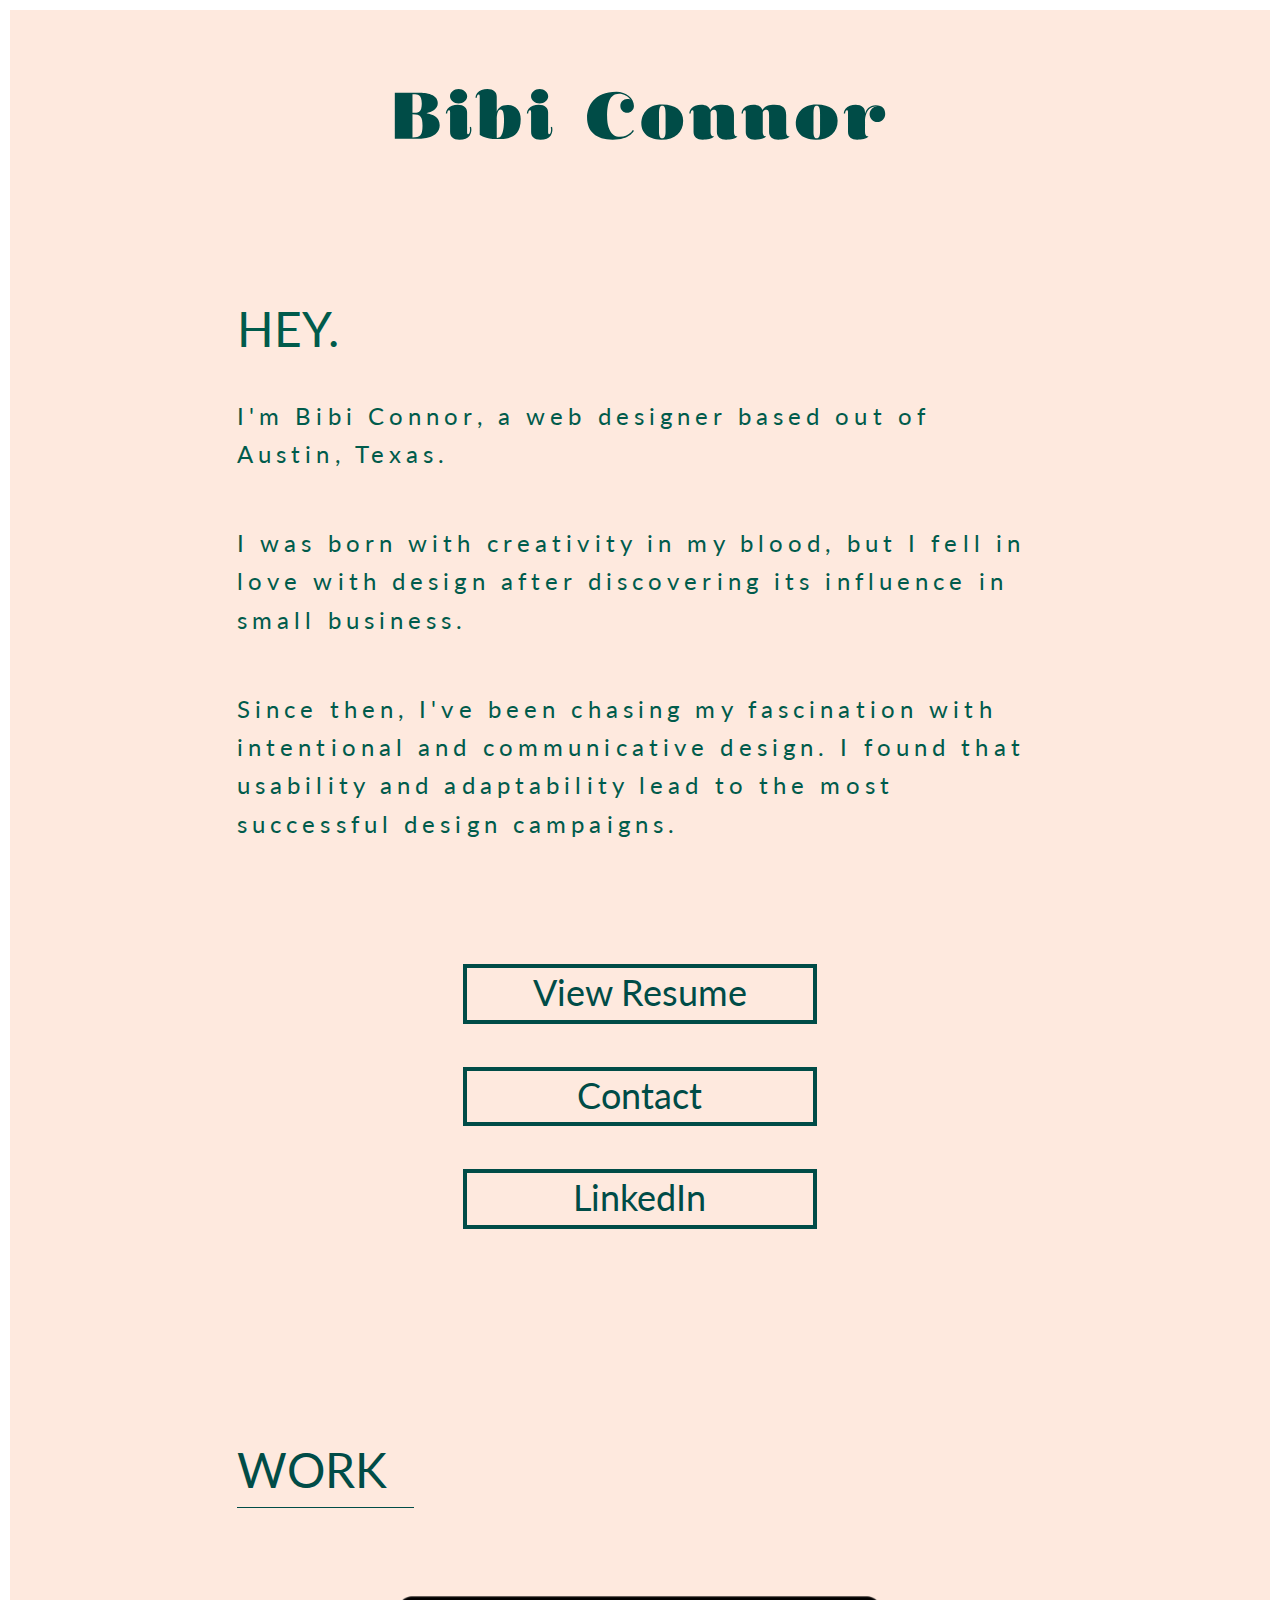
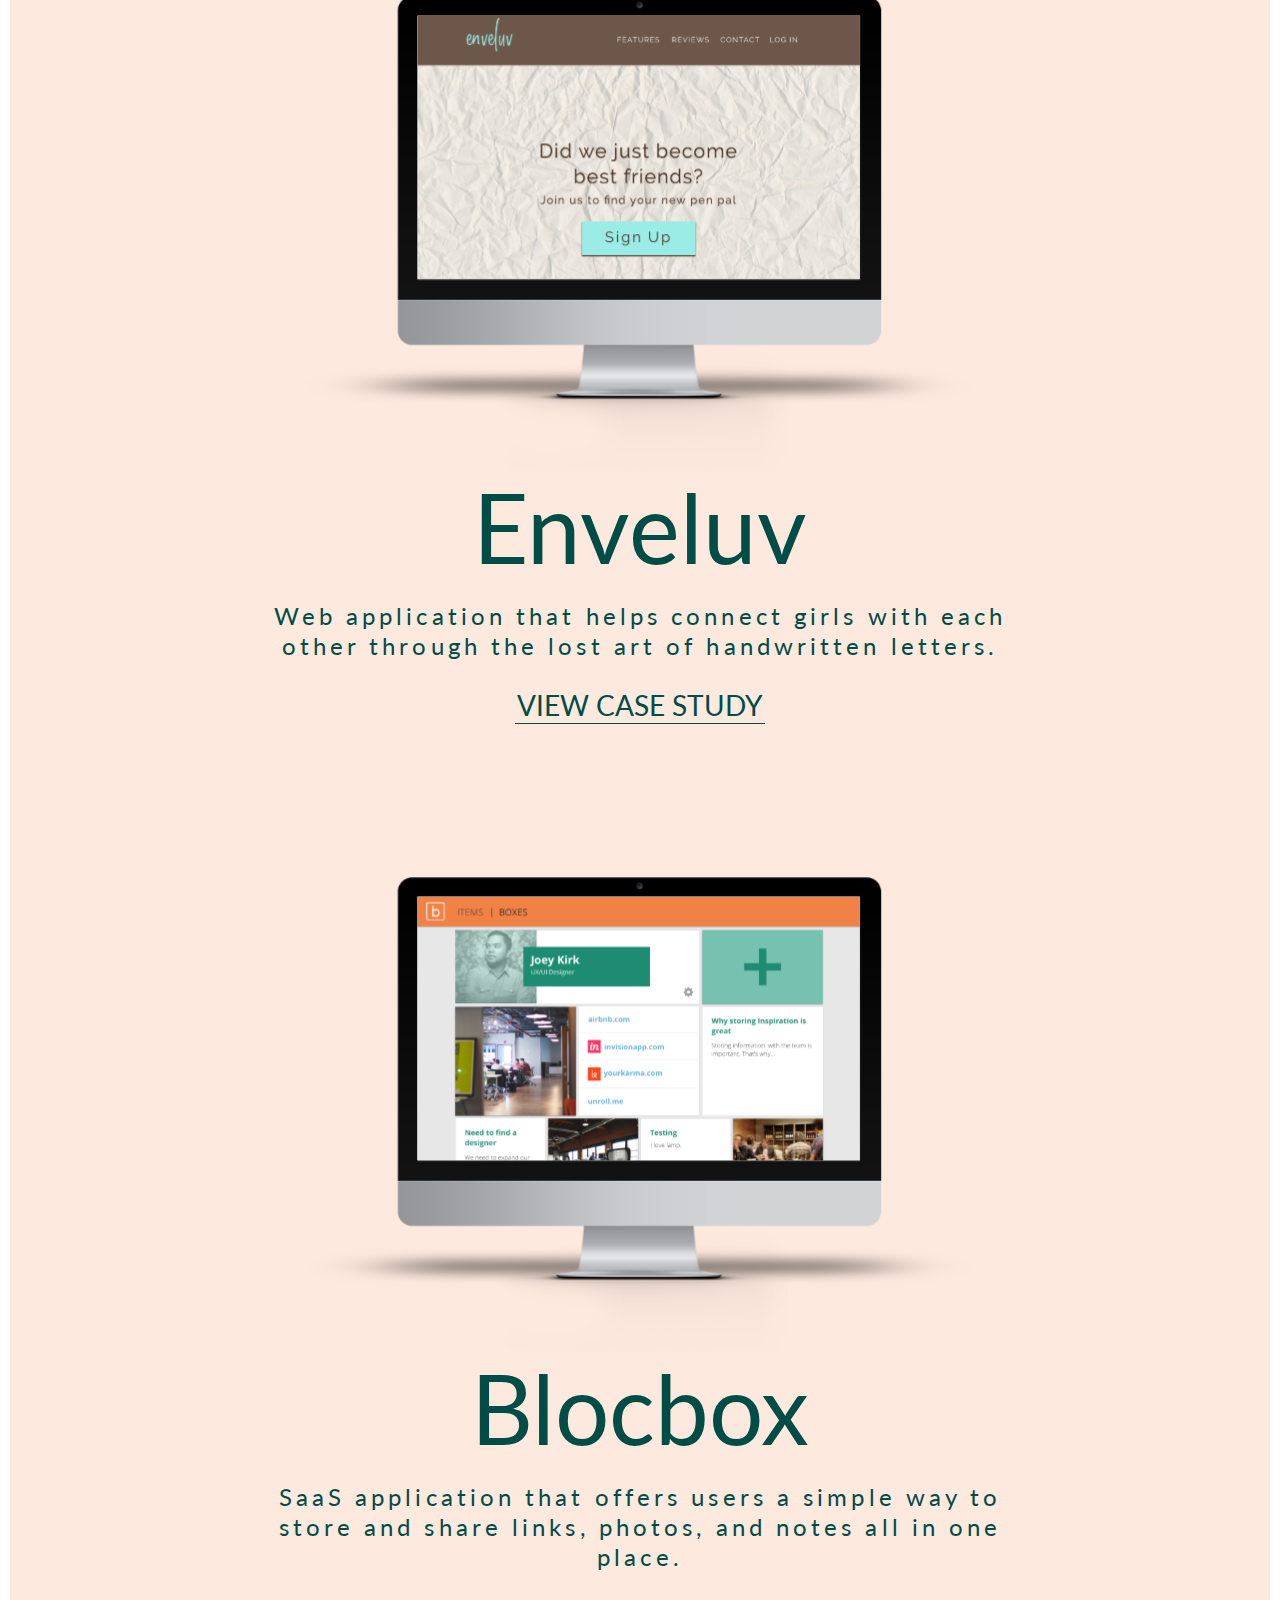
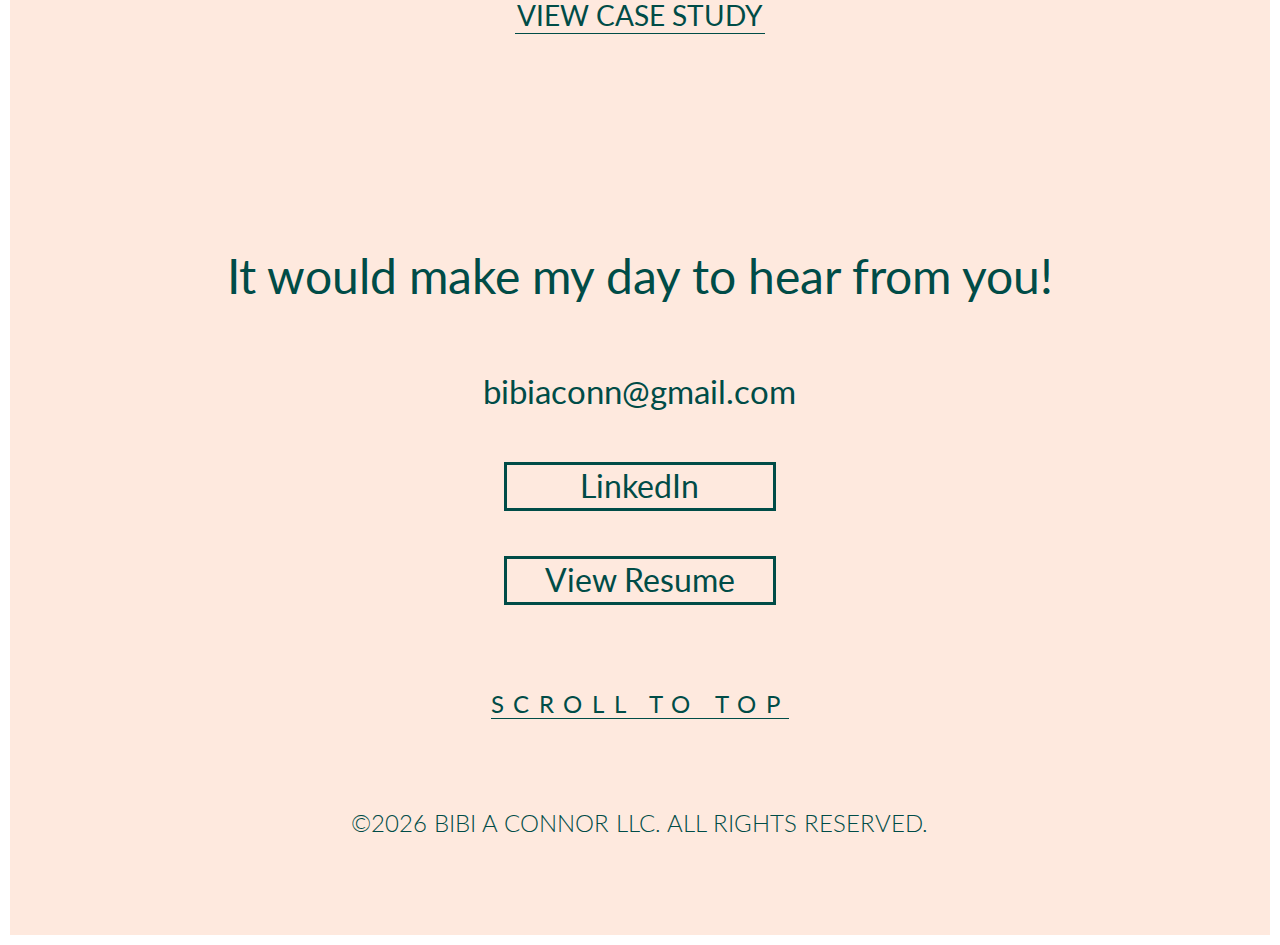
<file: index.html>
<!DOCTYPE html>
<html>
  <head>
    <meta charset="utf-8">
    <meta name="viewport" content="width=device-width, initial-scale = 1.0, maximum-scale=1.0, user-scalable=no" />
    <link rel="stylesheet" type="text/css" href="normalize.css">
    <link rel="stylesheet" href="style.css">
    <link href="https://fonts.googleapis.com/css?family=Lato:100,300,400,900" rel="stylesheet">
    <title>Bibi Connor</title>
  </head>
  <body>

    <a name="top"></a>

  <header id="section1">
      <div id="logo">
      <object data="images/portfolio-logo.svg" type="image/svg+xml"></object>
      </div>
  </header>

  <div id="content">

        <div id="about">
          <h4>HEY.</h4>
          <p>I'm Bibi Connor, a web designer based out of Austin, Texas.</p>
          <p>I was born with creativity in my blood, but I fell in love with design after discovering its influence in small business.</p>
          <p>Since then, I've been chasing my fascination with intentional and communicative design. I found that usability and adaptability lead to the most successful design campaigns.</p>
        </div>


        <div id="nav">
           <ul>
             <li><a href="#">View Resume</a></li>
             <li><a href="#">Contact</a></li>
             <li><a href="https://www.linkedin.com/in/bibi-connor/">LinkedIn</a></li>
           </ul>
        </div>


      <div id="projects">
        <h3>WORK</h3>
        <div id="enveluv">
          <object class="enveluv-wrapper" data="images/enveluv-wrapper.svg" type="image/svg+xml"></object>
          <h2>Enveluv</h2>
          <p>Web application that helps connect girls with each other through the lost art of handwritten letters.</p>
          <div><a id="view-case-study" href="enveluv.html">VIEW CASE STUDY</a></div>
      </div>


        <div id="blocbox">
          <object class="blocbox-wrapper" data="images/blocbox-wrapper.svg" type="image/svg+xml"></object>
          <h2>Blocbox</h2>
          <p>SaaS application that offers users a simple way to store and share links, photos, and notes all in one place.</p>
          <div><a id="view-case-study" href="blocbox.html">VIEW CASE STUDY</a></div>
        </div>

      </div>
    </div>
    <footer>
     <h3>It would make my day to hear from you!</h3>
     <h4>bibiaconn@gmail.com</h4>
      <ul>
       <li><a href="https://www.linkedin.com/in/bibi-connor/"><div class="footer-contact">LinkedIn</div></a></li>
       <li><a href="#"><div class="footer-contact">View Resume</div></a></li>
      </ul>
     <a id="scroll" href="#top">SCROLL TO TOP</a>

     <h5>&copy;<script>document.write(new Date().getFullYear())</script> BIBI A CONNOR LLC. ALL RIGHTS RESERVED.</h5>

      </footer>
    <script src="jquery-3.3.1.min.js"></script>
    <script src="script.js"></script>
  </body>
</html>
</file>
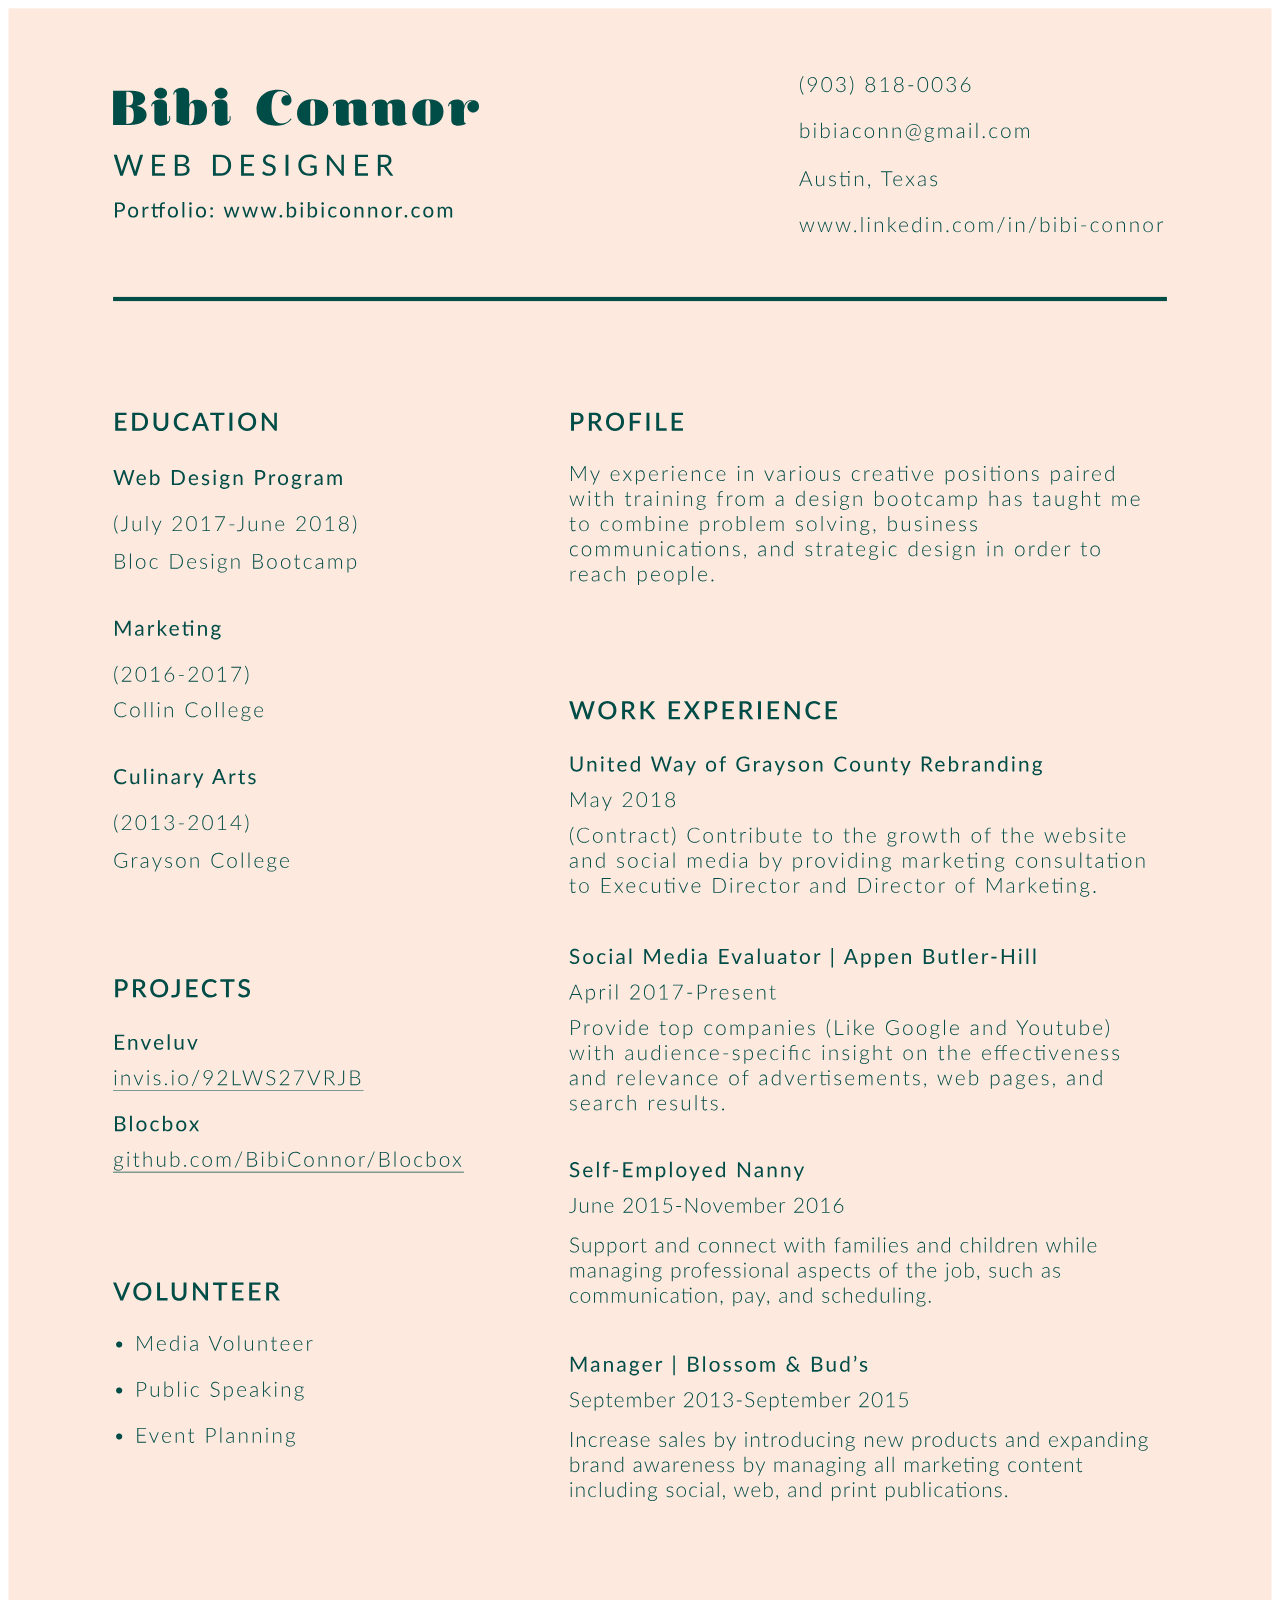
<file: bibi-resume.html>
<!DOCTYPE html>
<html>
  <head>
    <meta name="viewport" content="width=device-width, initial-scale=1">
    <meta charset="utf-8">
    <title>Bibi Resume</title>

    <style>

    body, html {
      height: 100%;
      width: 100%;
      margin: 0;
    }



    .resume {
      margin-left: auto;
      margin-right: auto;
      width: 100%;
      height: auto;
    }

    .resume object {
      width: 100%;
      height: 100%;
    }


    </style>
  </head>
  <body>
      <div class="resume"><object data="images/bibi-resume.svg" type="image/svg+xml"></object></div>
  </body>
</html>
</file>
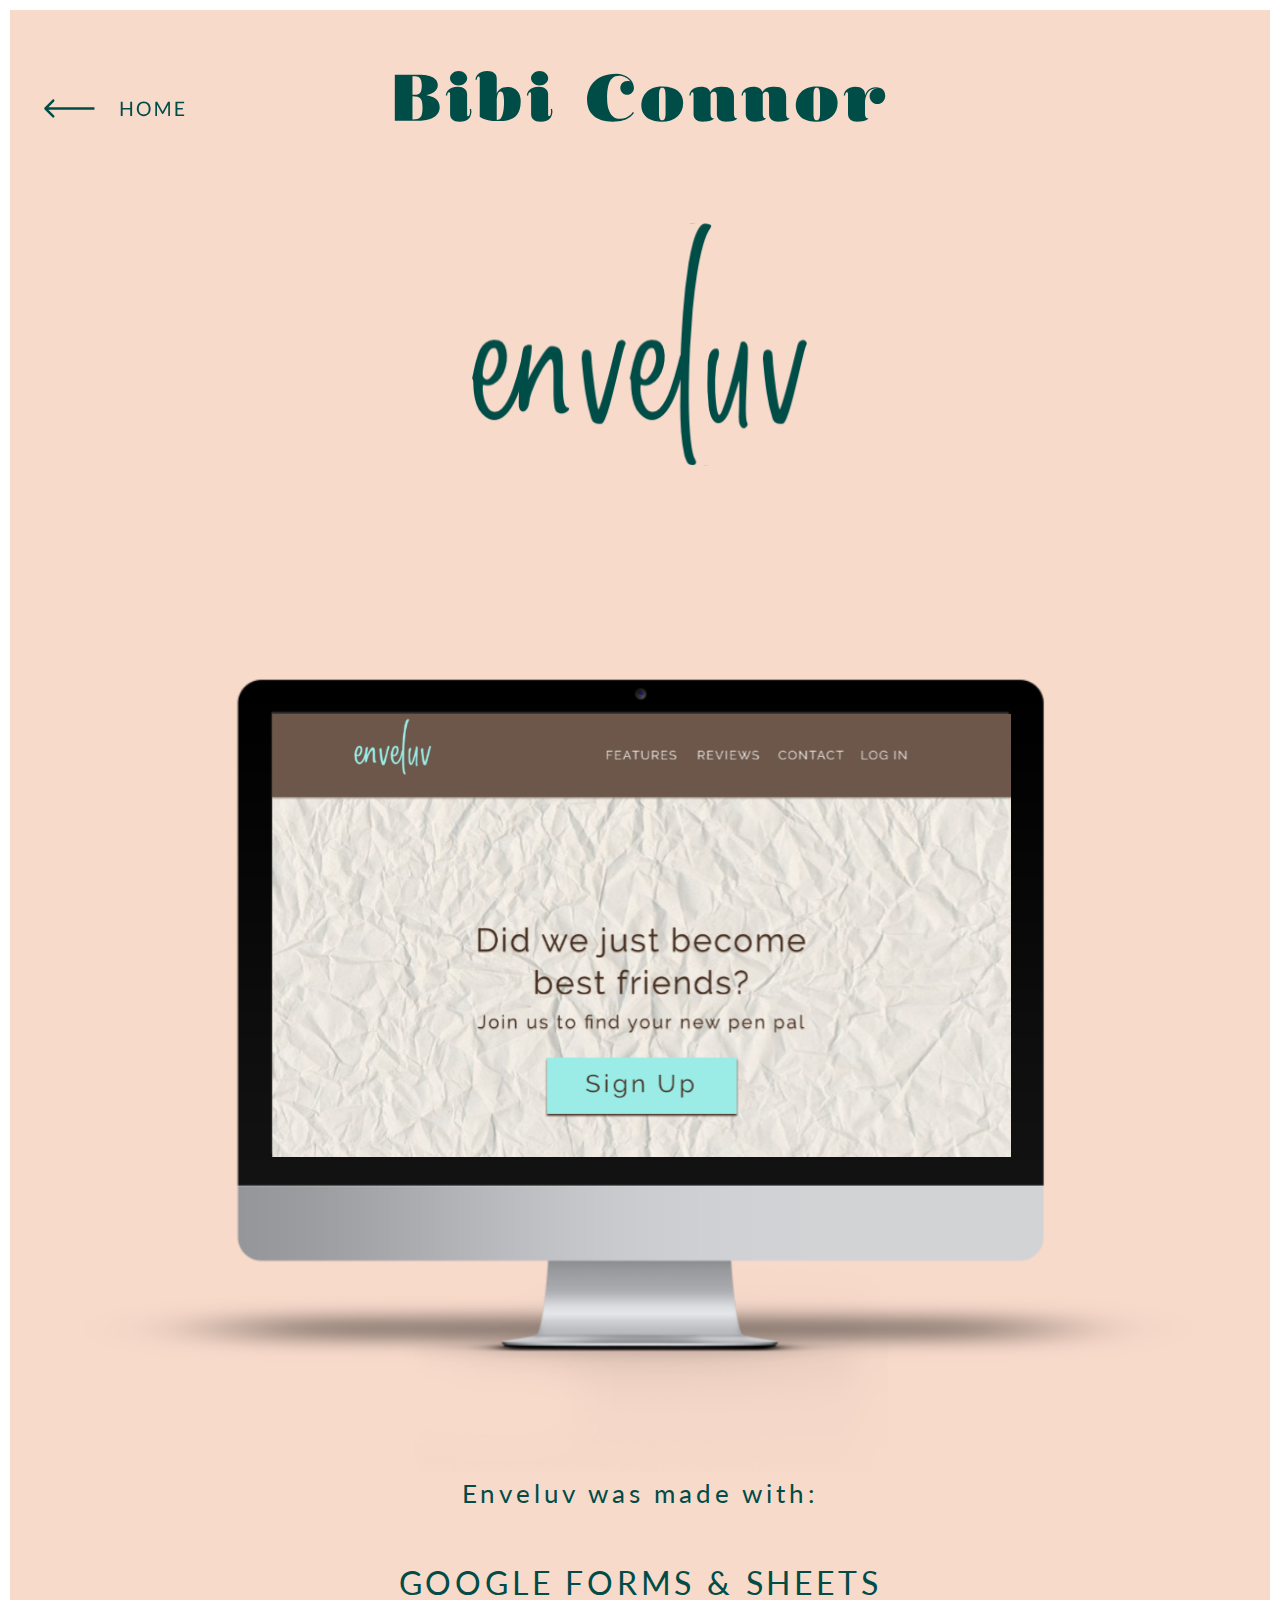
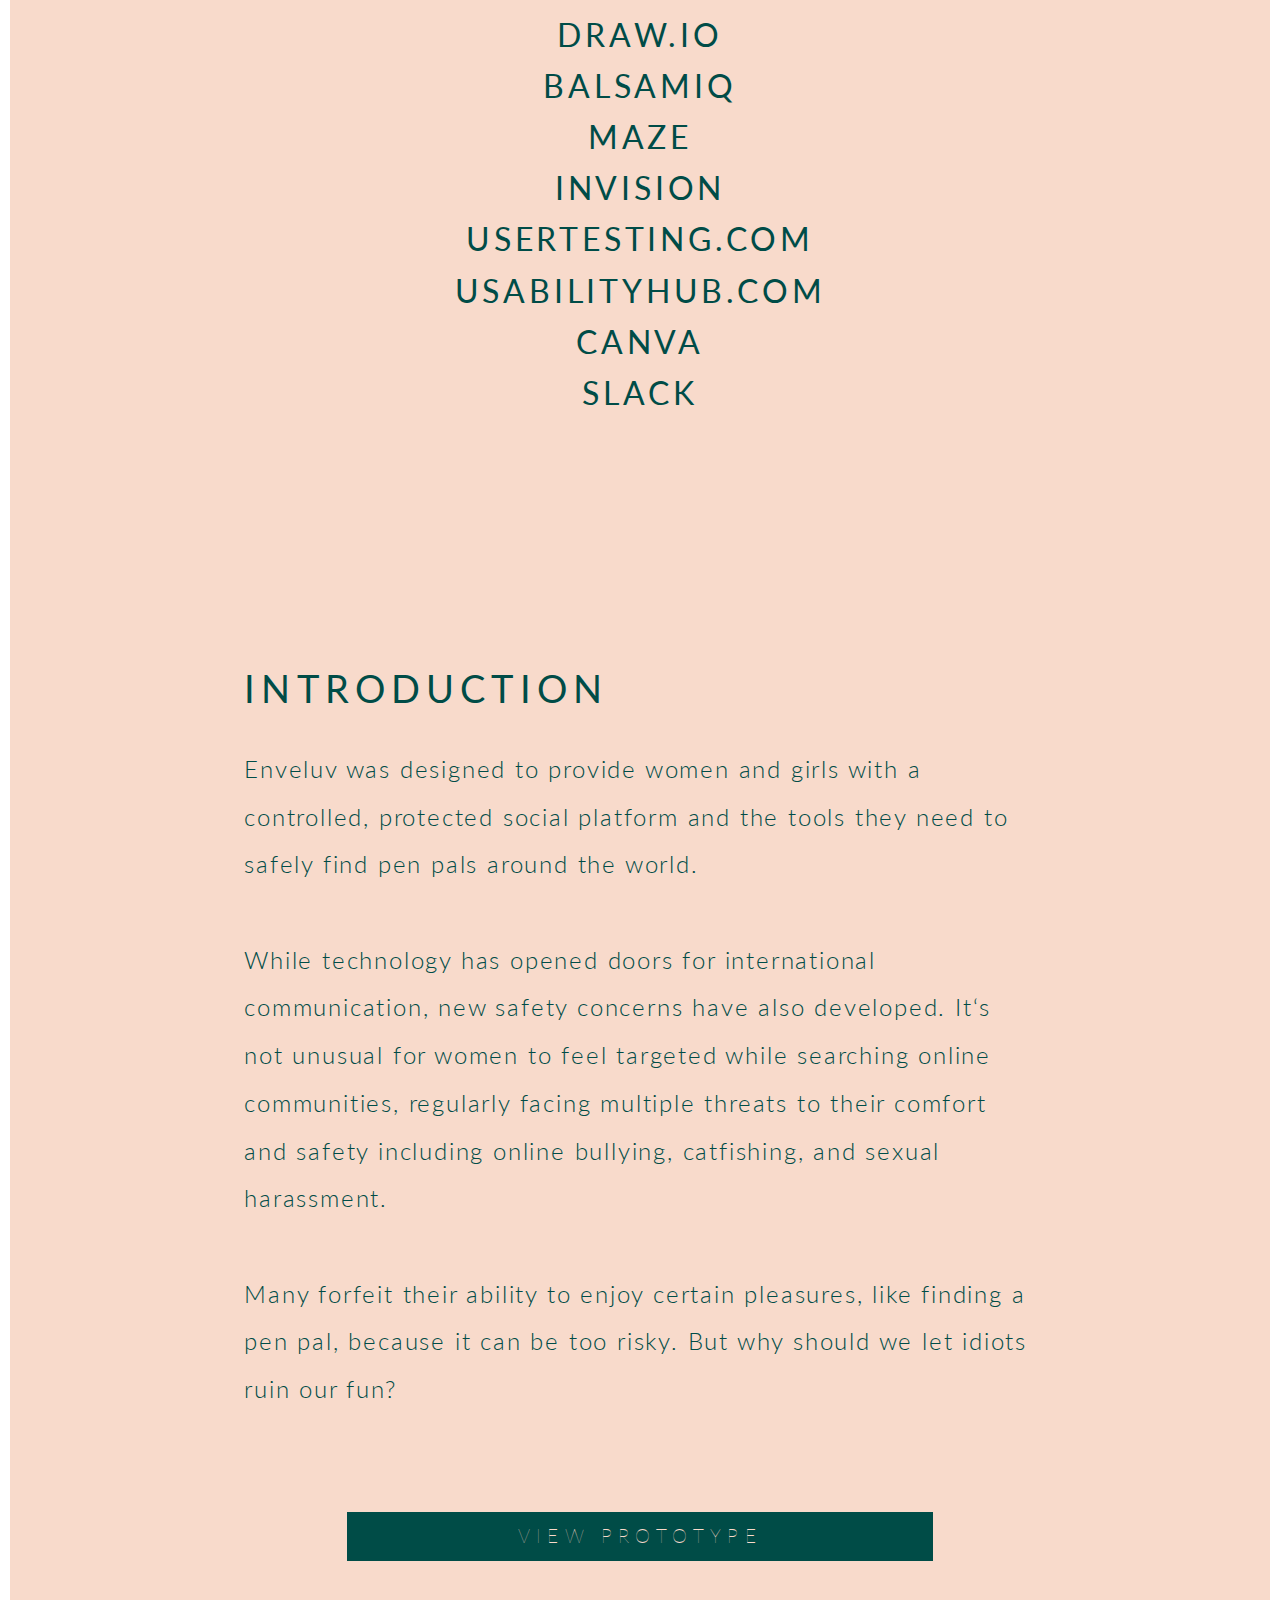
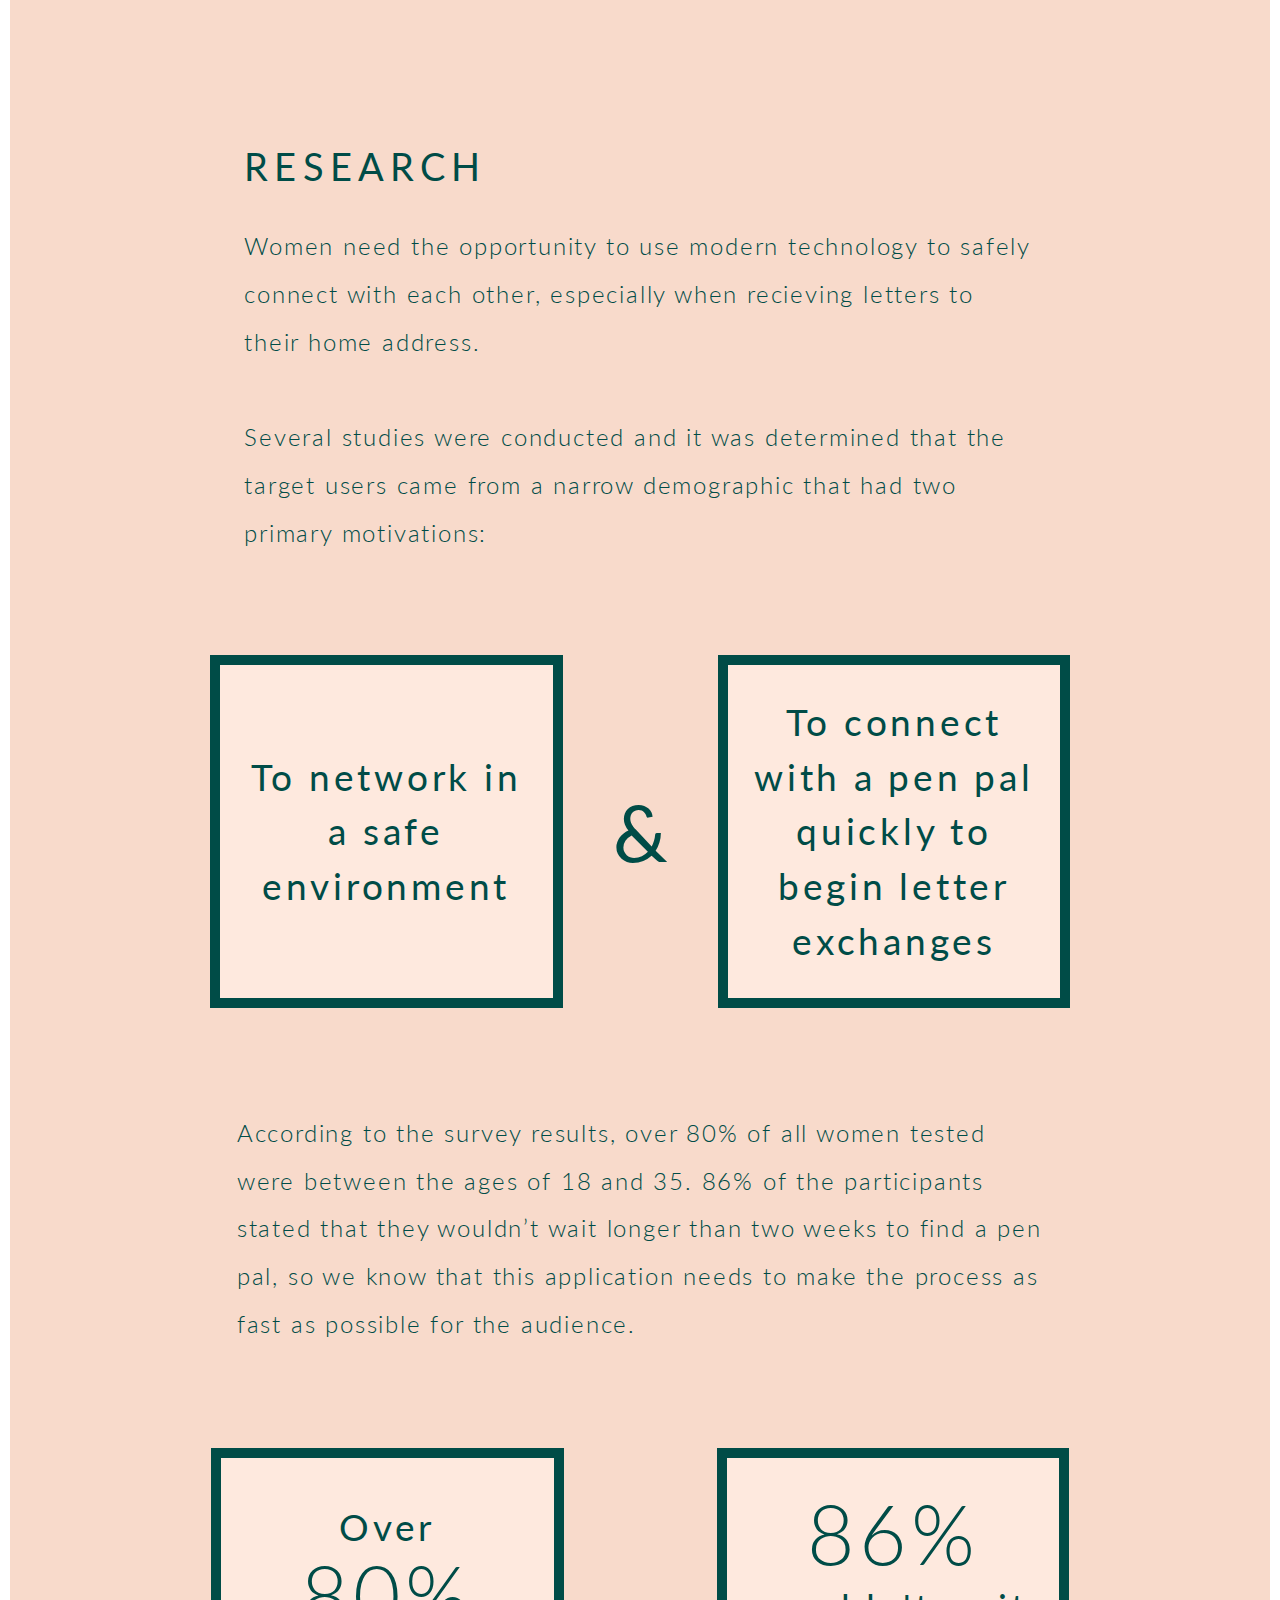
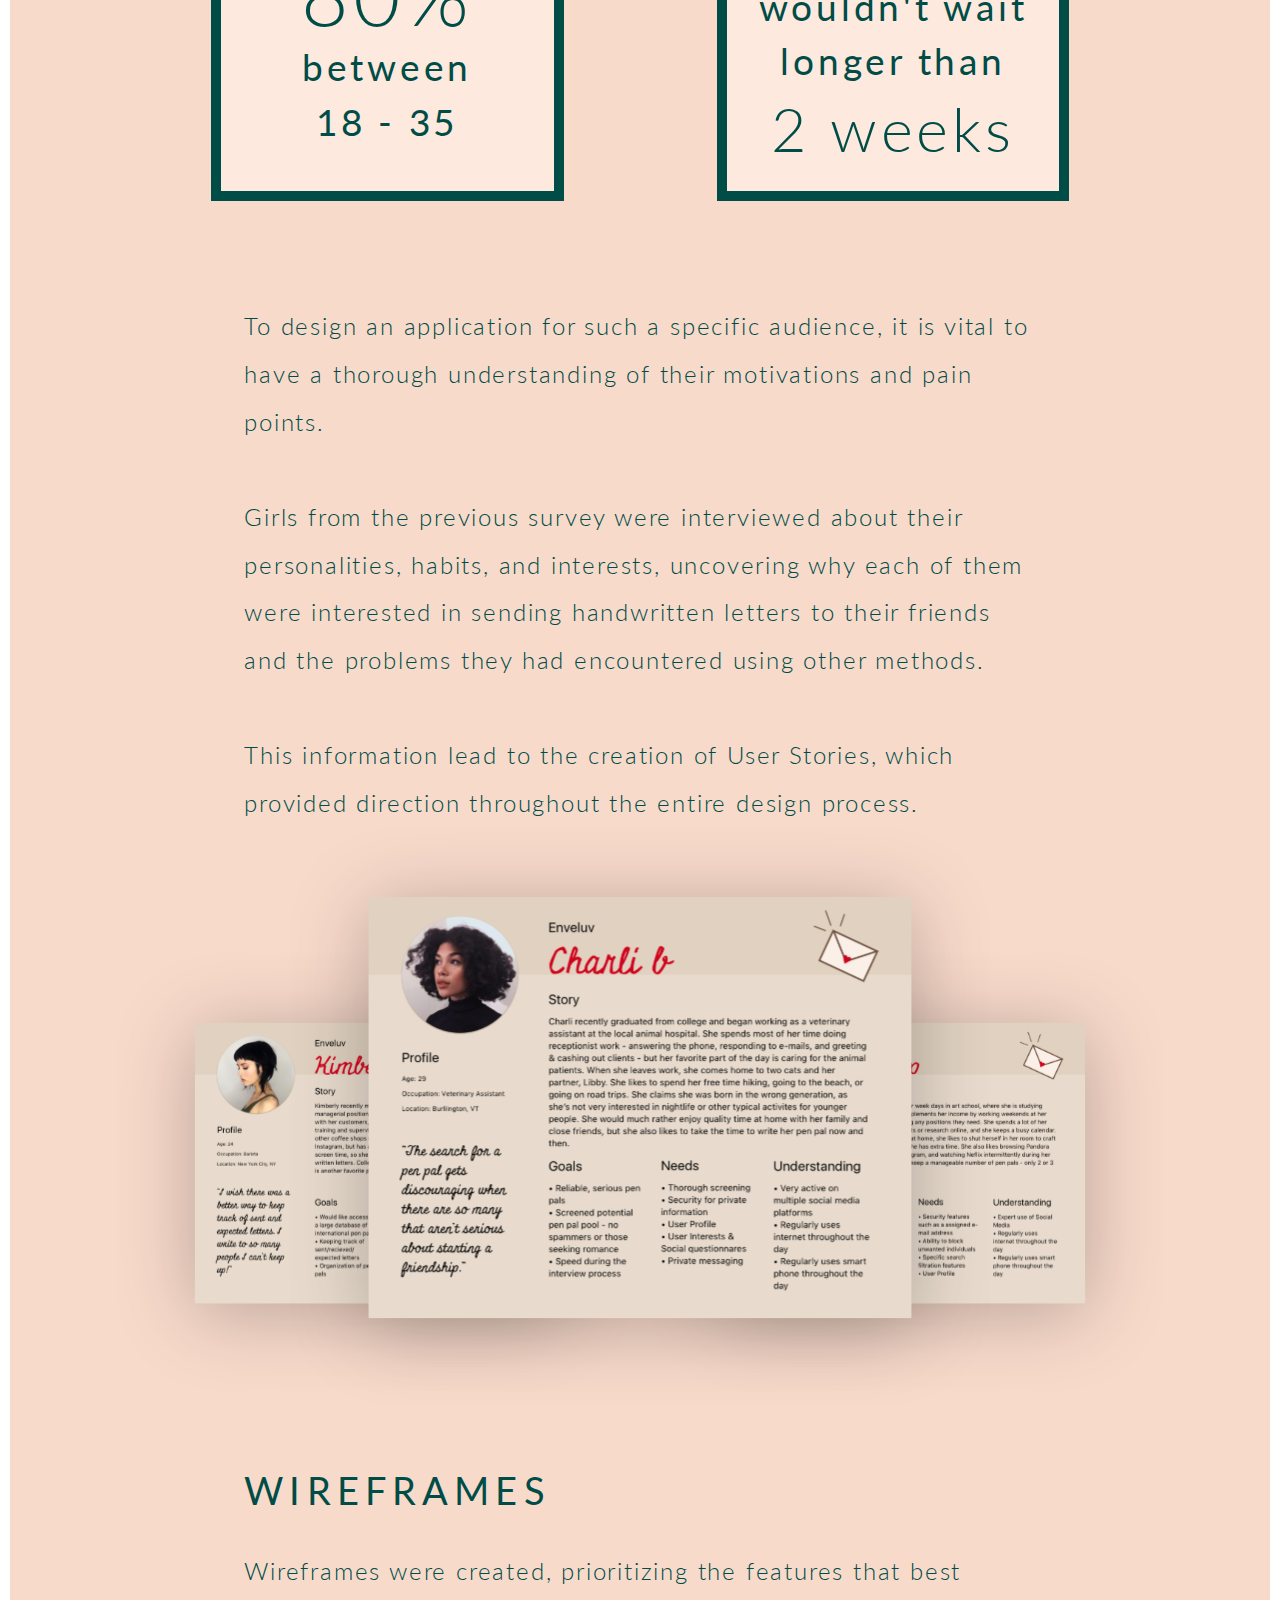
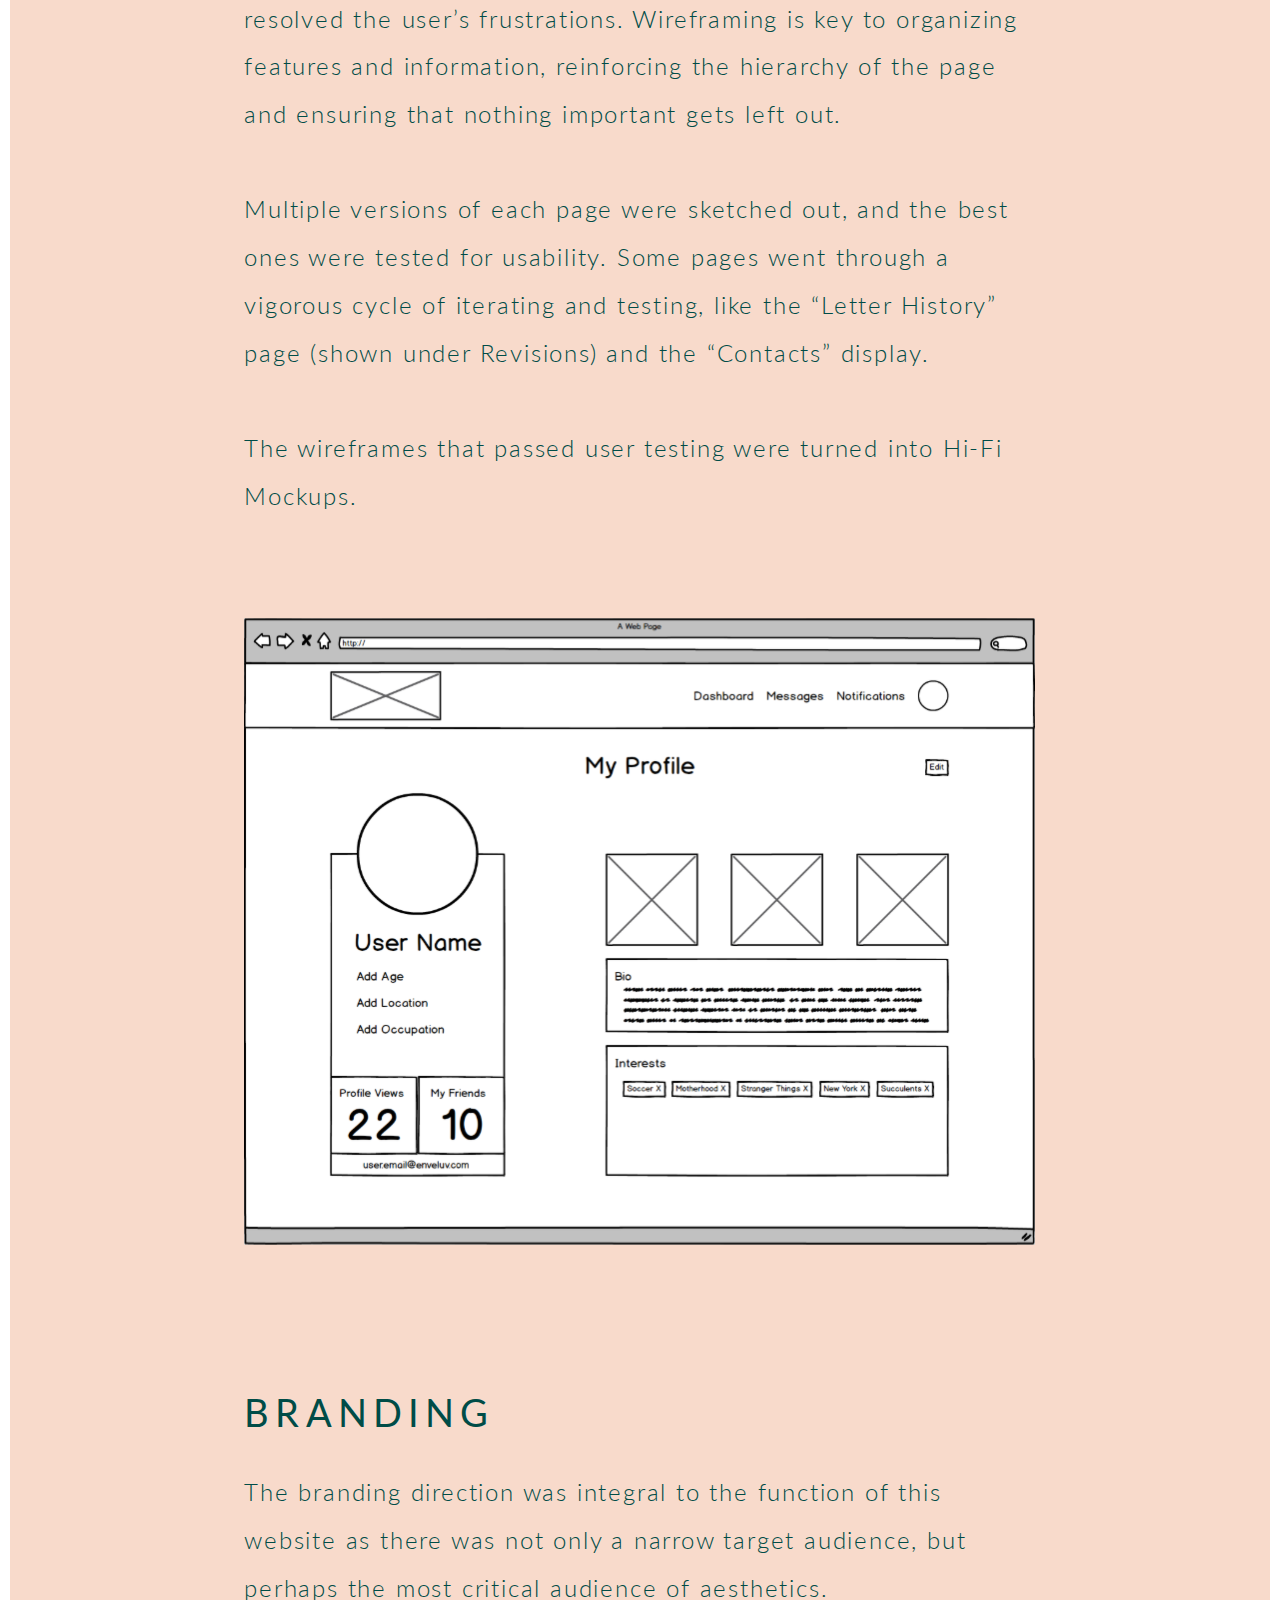
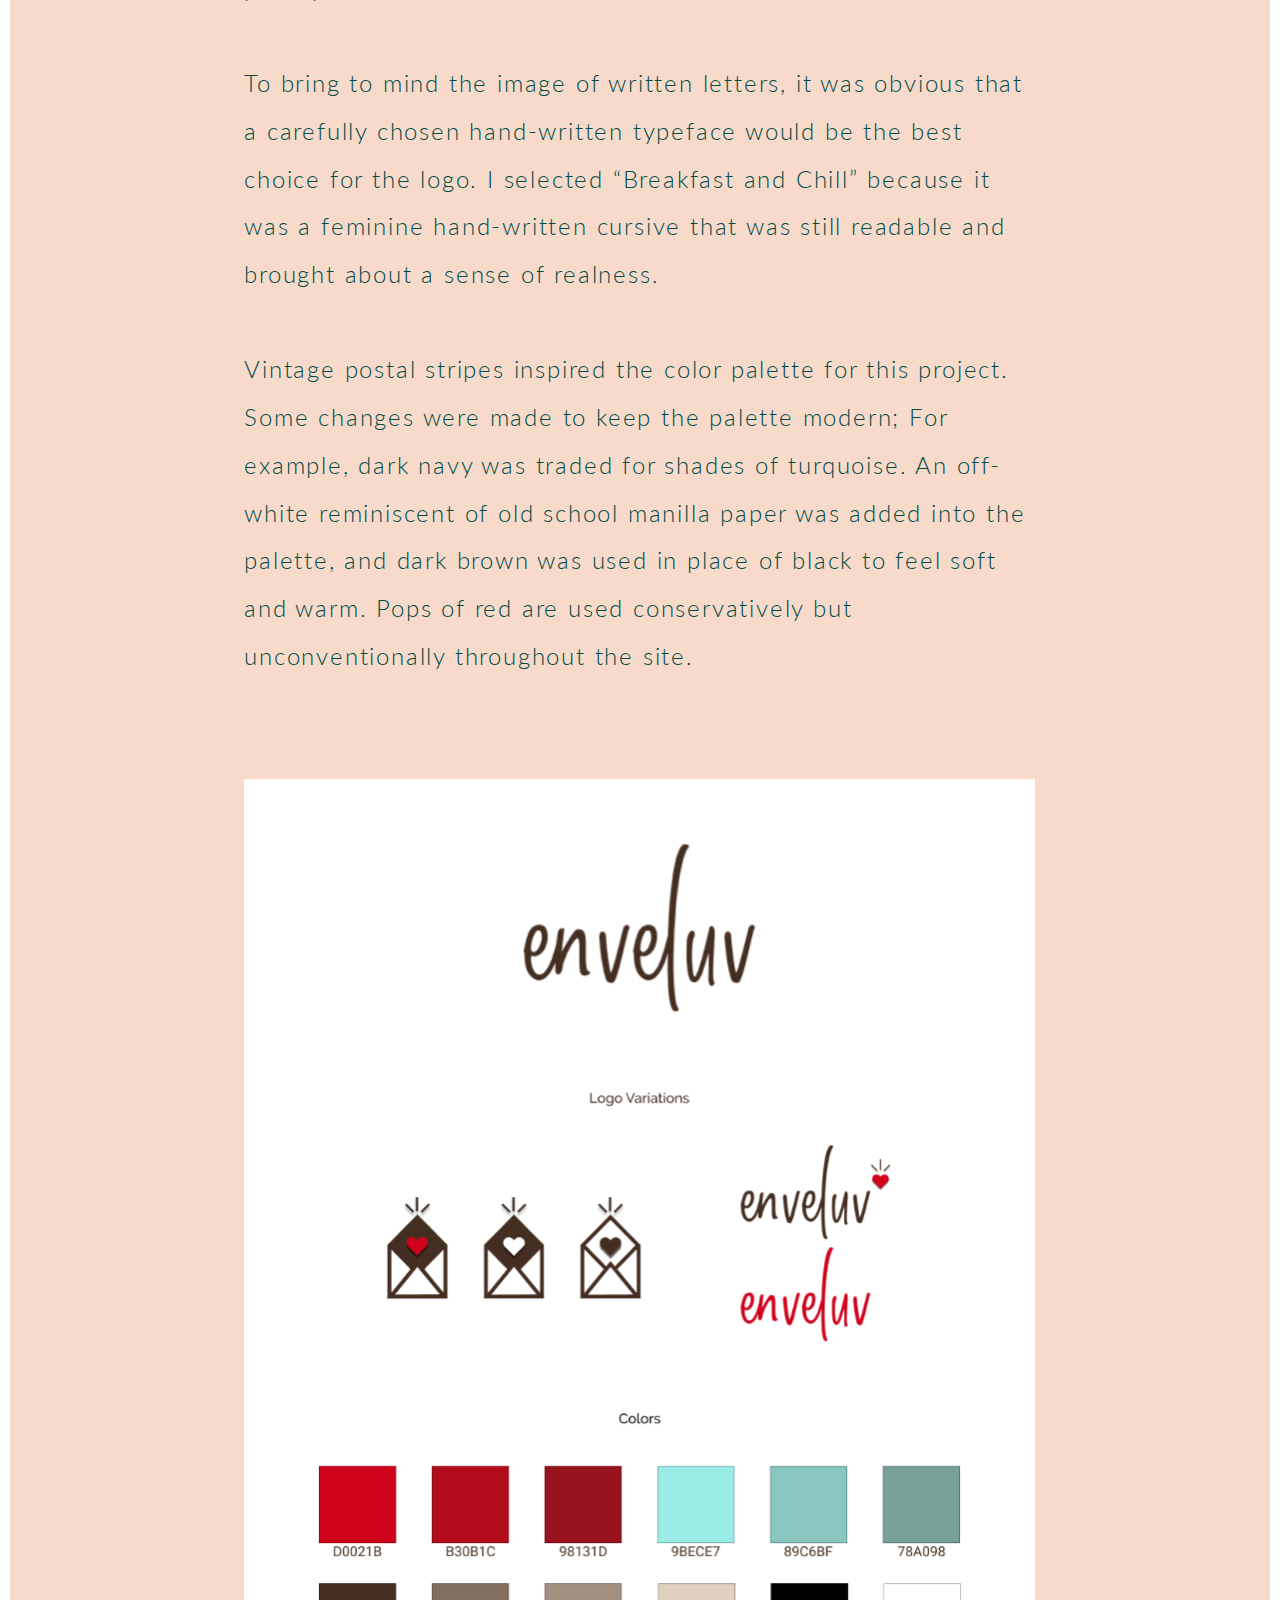
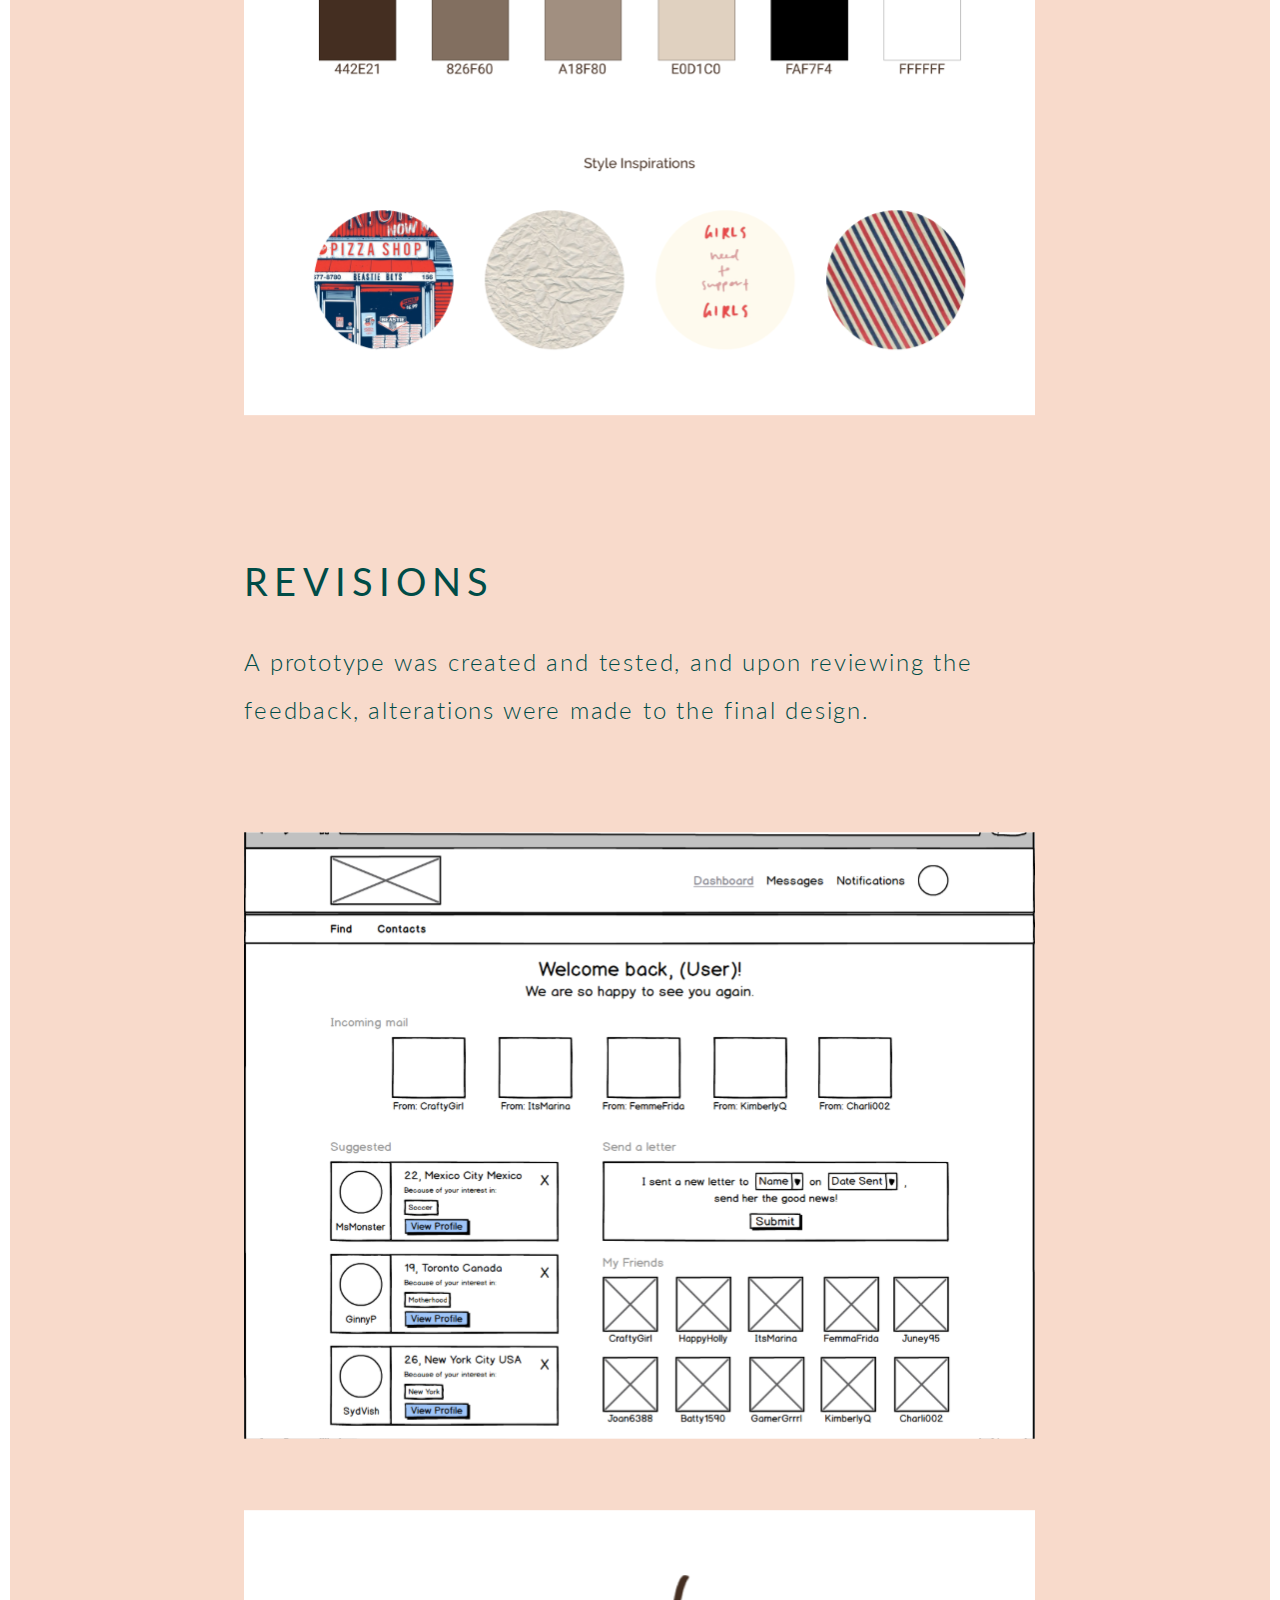
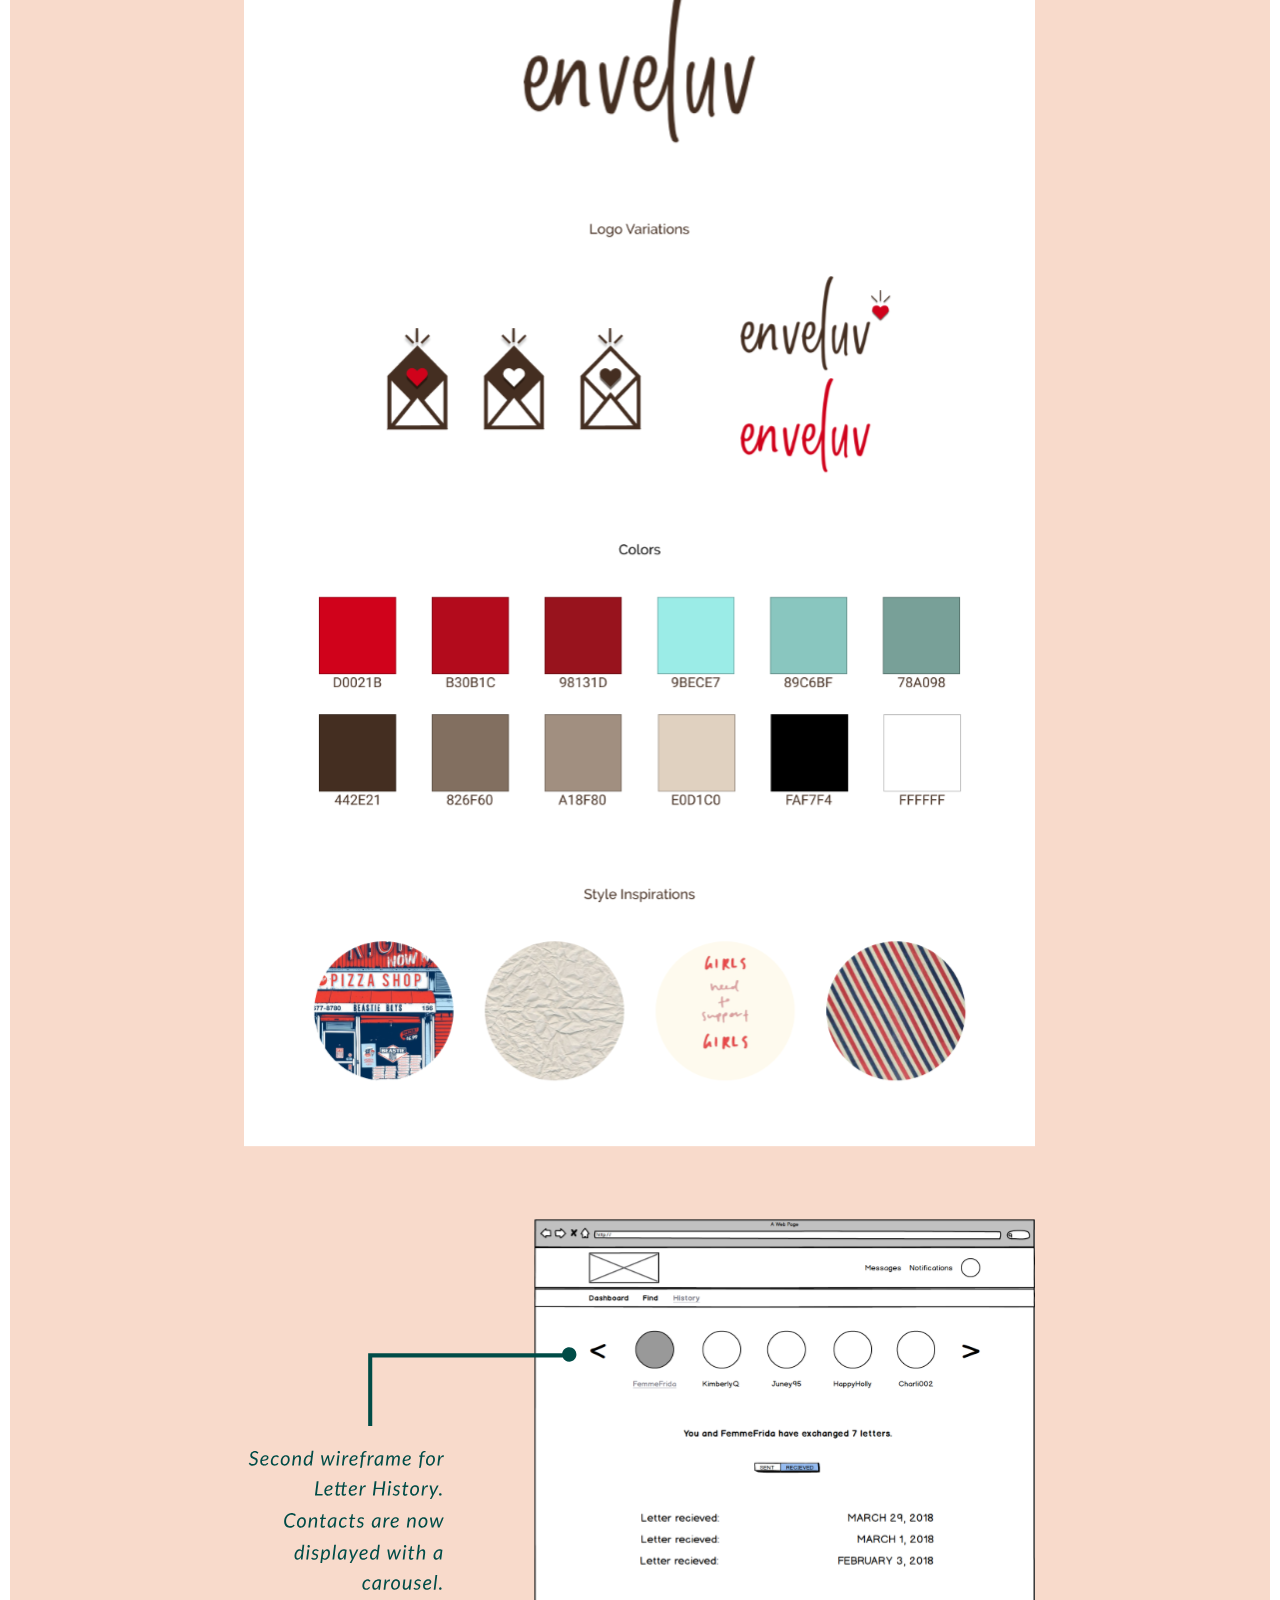
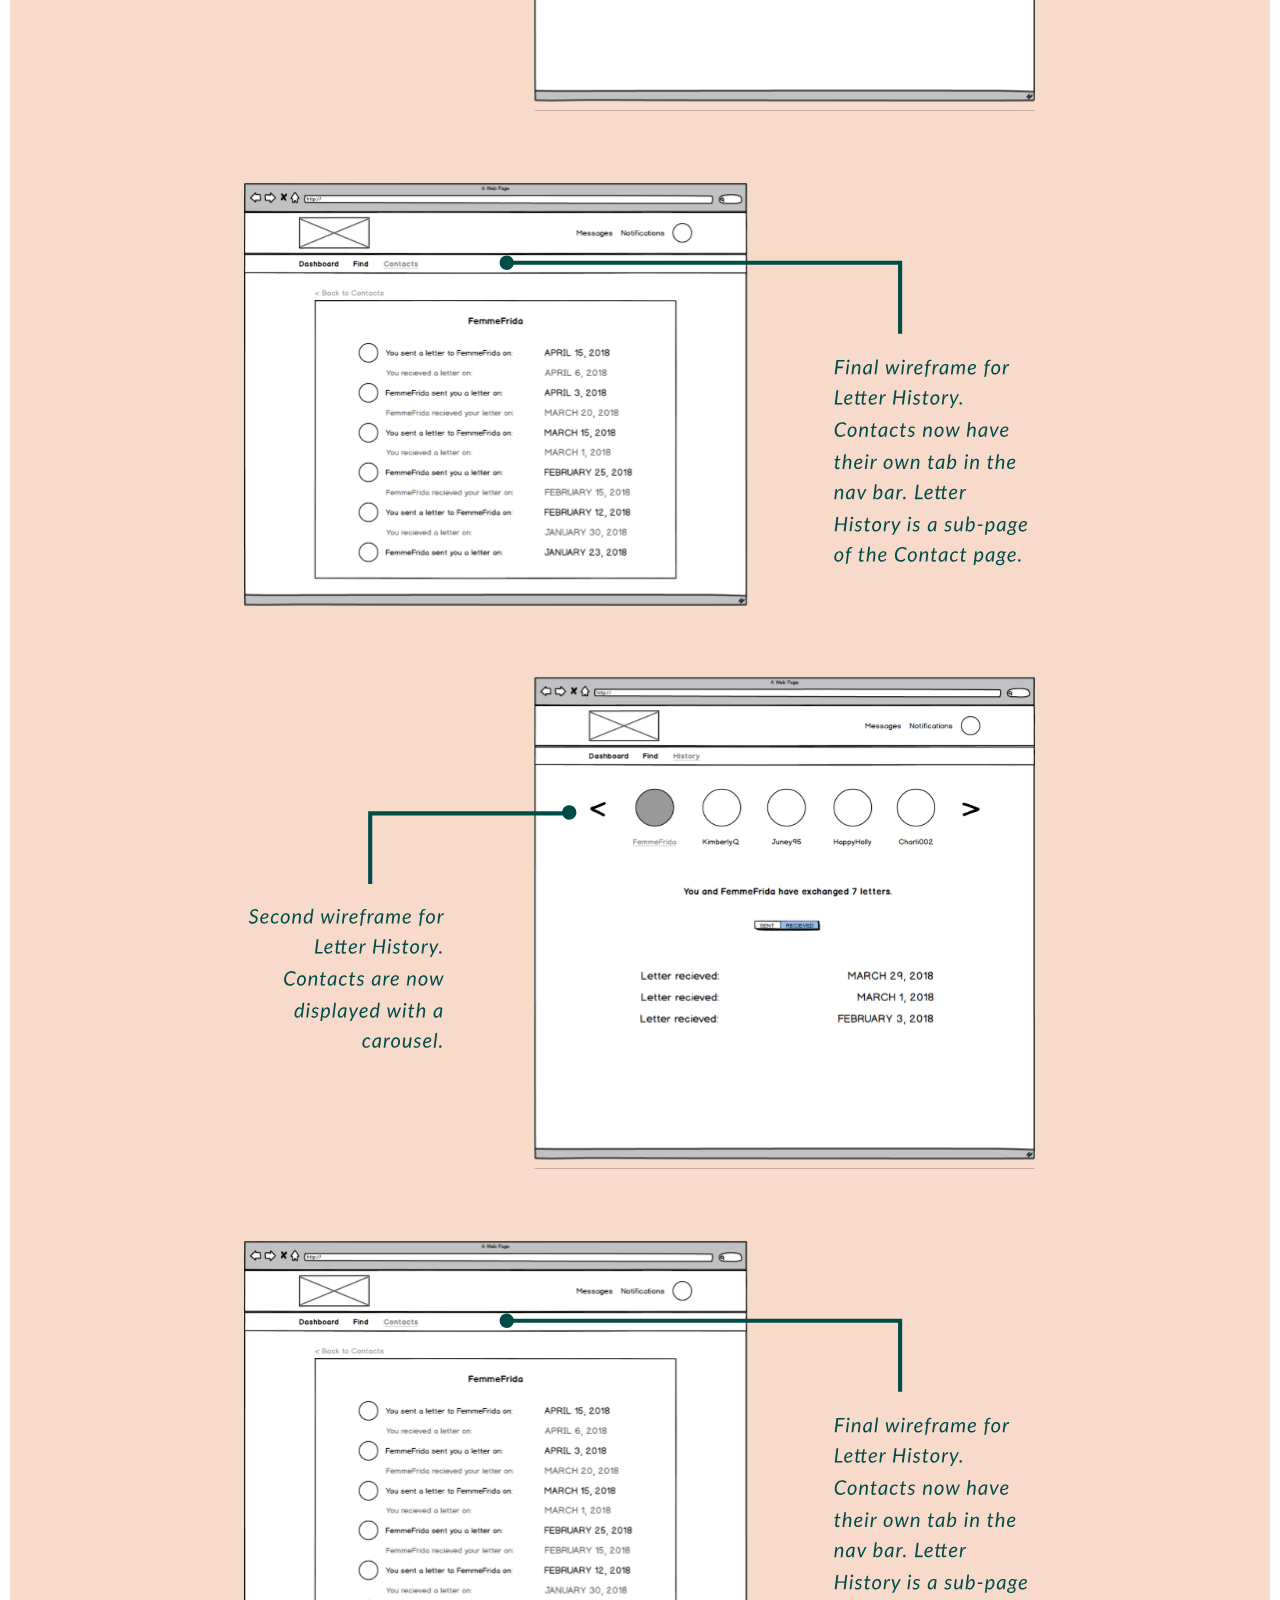
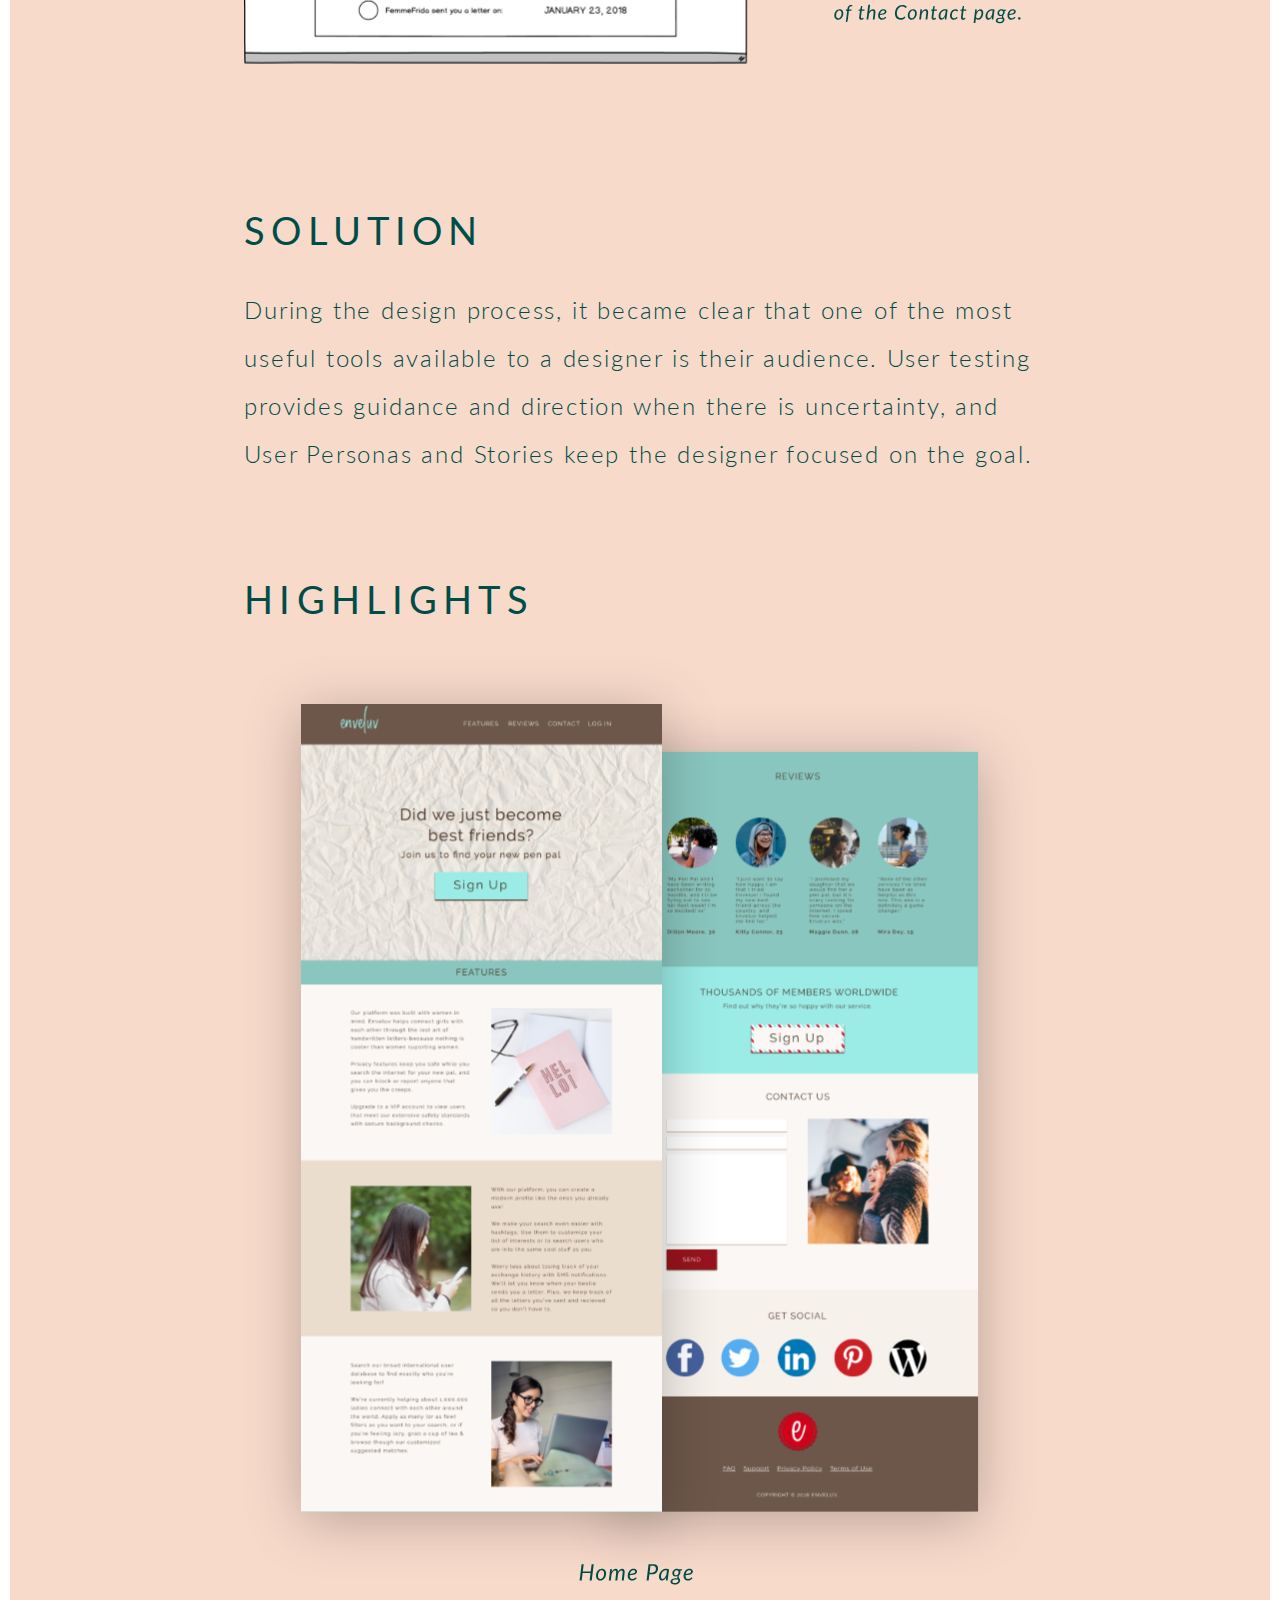
<file: enveluv.html>
<!DOCTYPE html>
<html>
<head>
  <meta charset="utf-8">
  <meta name="viewport" content="width=device-width, initial-scale = 1.0, maximum-scale=1.0, user-scalable=no" />
  <link rel="stylesheet" type="text/css" href="normalize.css">
  <link rel="stylesheet" href="enveluv.css">
  <link href="https://fonts.googleapis.com/css?family=Lato:300,400,400i,700,900" rel="stylesheet">
  <title>Enveluv</title>
</head>
  <body>
    <div id="container">

    <a name="top"></a>

    <header id="section1">

      <input id="home" type="image" width="100" height="30" alt="Login" src="images/Home.svg">

        <div id="logo">
        <object data="images/portfolio-logo.svg" type="image/svg+xml"></object>
        </div>

        <div id="enveluv-logo">
        <object data="images/enveluv-logo.svg" type="image/svg+xml"></object>
      </div>
    </header>




      <section id="hero">
        <div id="enveluv-desktop">
        <object data="images/enveluv-desktop.svg" type="image/svg+xml" id="desktop"></object>
      </div>

      <ul id="tools">
        <li>
          <div id="list-label">
          Enveluv was made with:
         </div>
          <ul id="list">
            <li>GOOGLE FORMS & SHEETS</li>
            <li>DRAW.IO</li>
            <li>BALSAMIQ</li>
            <li>MAZE</li>
            <li>INVISION</li>
            <li>USERTESTING.COM</li>
            <li>USABILITYHUB.COM</li>
            <li>CANVA</li>
            <li>SLACK</li>
          </ul>
        </li>
      </ul>
      </section>

      <div class="line-separator1"></div>


      <section id="case-study-content">
        <h4>INTRODUCTION</h4>

        <div class="para">
        <p>Enveluv was designed to provide women and girls with a controlled, protected social platform and the tools
           they need to safely find pen pals around the world. </p>

        <p>While technology has opened doors for international communication, new safety concerns have also developed.
           It‘s not unusual for women to feel targeted while searching online communities, regularly facing multiple threats to their
            comfort and safety including online bullying, catfishing, and sexual harassment. </p>

        <p>Many forfeit their ability to enjoy certain pleasures, like finding a pen pal, because it can be too risky.
           But why should we let idiots ruin our fun?</p>
         </div>


           <div class="view-prototype" id="view-prototype-top"><a href="#">VIEW PROTOTYPE</a></div>

             <div class="line-separator2"></div>


          <h4>RESEARCH</h4>
          <div class="para">
          <p>Women need the opportunity to use modern technology to safely connect with each other, especially when recieving letters to their home address. </p>

          <p>Several studies were conducted and it was determined that the target users came from a narrow demographic that had two primary motivations:</p>
          </div>
        </section>


           <div class="box-container">
               <div id="table1">
              <table>
               <tr>
                <td><div class="box" id="box1"><p>To network in a safe environment</p></div></td>
                <td><h1 id="and">&</h1></td>
                <td><div class="box" id="box2"><p>To connect with a pen pal quickly to begin letter exchanges</p></div></td>
               </tr>
              </table>
            </div>
         </div>

            <div id="box-para">
            <p>According to the survey results, over 80% of all women tested were between the ages of 18 and 35. 86% of the participants stated that they wouldn’t wait
               longer than two weeks to find a pen pal, so we know that this application needs to make the process as fast as possible for the audience.</p>
            </div>

        <div class="box-container">
          <div id="table2">
           <table>
             <tr>
            <td><div class="box" id="box4"><p>Over</p> <h4>80%</h4> <p>between<br>18 - 35</p></div></td>
            <td><div class="box" id="box5"><h4>86%</h4> <p>wouldn't wait longer than</p><h5>2 weeks</h5></div></td>
          </tr>
          </table>
        </div>
        </div>


            <section id="case-study-content">
            <div class="para">
            <p>To design an application for such a specific audience, it is vital to have a thorough understanding of their motivations and pain points. </p>

            <p>Girls from the previous survey were interviewed about their personalities, habits, and interests, uncovering why each of them were interested in sending
               handwritten letters to their friends and the problems they had encountered using other methods. </p>

            <p>This information lead to the creation of User Stories, which provided direction throughout the entire design process.</p>
            </div>
          </section>


            <!--IMG 1-->
            <div id="img-mobile" class="section-end img1">
            <object data="images/Enveluv-Mobile/img1.svg" type="image/svg+xml" id="desktop"></object>
            </div>

            <div id="img-medium" class="section-end img1">
            <object data="images/Enveluv-Medium/img1.svg" type="image/svg+xml" id="desktop"></object>
            </div>

            <div id="img-full" class="section-end img1">
            <object data="images/Enveluv-Medium/img1.svg" type="image/svg+xml" id="desktop"></object>
            </div>

            <section id="case-study-content">

              <div class="line-separator3"></div>

              <h4 id="img1-bottom">WIREFRAMES</h4>

              <div class="para">
              <p>Wireframes were created, prioritizing the features that best resolved the user’s frustrations. Wireframing is key to organizing features and information,
                 reinforcing the hierarchy of the page and ensuring that nothing important gets left out.</p>

              <p>Multiple versions of each page were sketched out, and the best ones were tested for usability. Some pages went through a vigorous cycle of iterating and testing,
                 like the “Letter History” page (shown under Revisions) and the “Contacts” display.</p>

              <p>The wireframes that passed user testing were turned into Hi-Fi Mockups.</p>
             </div>



            <!--IMG 2-->
            <div id="img-mobile" class="section-end">
            <object data="images/Enveluv-Mobile/img2.svg" type="image/svg+xml" id="desktop"></object>
            </div>

            <div id="img-medium" class="section-end">
            <object data="images/Enveluv-Medium/img2.svg" type="image/svg+xml" id="desktop"></object>
            </div>

            <div id="img-full" class="section-end">
            <object data="images/Enveluv-Full/img2.svg" type="image/svg+xml" id="desktop"></object>
            </div>

              <div class="line-separator4"></div>

            <h4>BRANDING</h4>

            <div class="para">
            <p>The branding direction was integral to the function of this website as there was not only a narrow target audience, but perhaps the most critical audience of aesthetics.</p>

            <p>To bring to mind the image of written letters, it was obvious that a carefully chosen hand-written typeface would be the best choice for the logo. I selected “Breakfast and Chill”
               because it was a feminine hand-written cursive that was still readable and brought about a sense of realness.</p>

            <p>Vintage postal stripes inspired the color palette for this project. Some changes were made to keep the palette modern; For example, dark navy was traded for shades of turquoise.
               An off-white reminiscent of old school manilla paper was added into the palette, and dark brown was used in place of black to feel soft and warm. Pops of red are used conservatively
               but unconventionally throughout the site.</p>
            </div>



            <!--IMG 3-->
            <div id="img-mobile" class="section-end">
            <object data="images/Enveluv-Mobile/img3.svg" type="image/svg+xml" id="desktop"></object>
            </div>

            <div id="img-medium" class="section-end">
            <object data="images/Enveluv-Medium/img3.svg" type="image/svg+xml" id="desktop"></object>
            </div>

            <div id="img-full" class="section-end">
            <object data="images/Enveluv-Full/img3.svg" type="image/svg+xml" id="desktop"></object>
            </div>

              <div class="line-separator5"></div>

            <h4>REVISIONS</h4>

            <div class="para">
            <p>A prototype was created and tested, and upon reviewing the feedback, alterations were made to the final design.</p>
            </div>


            <!--IMG 4-->
            <div id="img-mobile" class="img-end">
            <object data="images/Enveluv-Mobile/img4.svg" type="image/svg+xml" id="desktop"></object>
            </div>

            <div id="img-medium" class="img-end">
            <object data="images/Enveluv-Medium/img4.svg" type="image/svg+xml" id="desktop"></object>
            </div>

            <div id="img-full" class="img-end">
            <object data="images/Enveluv-Full/img4.svg" type="image/svg+xml" id="desktop"></object>
            </div>



            <!--IMG 5-->
            <div id="img-mobile" class="img-end">
            <object data="images/Enveluv-Mobile/img5.svg" type="image/svg+xml" id="desktop"></object>
            </div>

            <div id="img-medium" class="img-end">
            <object data="images/Enveluv-Medium/img5.svg" type="image/svg+xml" id="desktop"></object>
            </div>

            <div id="img-full" class="img-end">
            <object data="images/Enveluv-Full/img5.svg" type="image/svg+xml" id="desktop"></object>
            </div>


            <!--IMG 6-->
            <div id="img-mobile" class="img-end">
            <object data="images/Enveluv-Mobile/img6.svg" type="image/svg+xml" id="desktop"></object>
            </div>

            <div id="img-medium" class="img-end">
            <object data="images/Enveluv-Medium/img6.svg" type="image/svg+xml" id="desktop"></object>
            </div>

            <div id="img-full" class="img-end">
            <object data="images/Enveluv-Full/img6.svg" type="image/svg+xml" id="desktop"></object>
            </div>


            <!--IMG 7-->
            <div id="img-mobile" class="img-end">
            <object data="images/Enveluv-Mobile/img7.svg" type="image/svg+xml" id="desktop"></object>
            </div>

            <div id="img-medium" class="img-end">
            <object data="images/Enveluv-Medium/img7.svg" type="image/svg+xml" id="desktop"></object>
            </div>

            <div id="img-full" class="img-end">
            <object data="images/Enveluv-Full/img7.svg" type="image/svg+xml" id="desktop"></object>
            </div>


            <!--IMG 8-->
            <div id="img-mobile" class="img-end">
            <object data="images/Enveluv-Mobile/img8.svg" type="image/svg+xml" id="desktop"></object>
            </div>

            <div id="img-medium" class="img-end">
            <object data="images/Enveluv-Medium/img8.svg" type="image/svg+xml" id="desktop"></object>
            </div>

            <div id="img-full" class="img-end">
            <object data="images/Enveluv-Full/img8.svg" type="image/svg+xml" id="desktop"></object>
            </div>


            <!--IMG 9-->
            <div id="img-mobile" class="section-end">
            <object data="images/Enveluv-Mobile/img9.svg" type="image/svg+xml" id="desktop"></object>
            </div>

            <div id="img-medium" class="section-end">
            <object data="images/Enveluv-Medium/img9.svg" type="image/svg+xml" id="desktop"></object>
            </div>

            <div id="img-full" class="section-end">
            <object data="images/Enveluv-Full/img9.svg" type="image/svg+xml" id="desktop"></object>
            </div>

              <div class="line-separator6"></div>

            <h4>SOLUTION</h4>

            <div class="para">
            <p>During the design process, it became clear that one of the most useful tools available to a designer is their audience.
               User testing provides guidance and direction when there is uncertainty, and User Personas and Stories keep the designer focused on the goal.</p>
            </div>


            <h4>HIGHLIGHTS</h4>


            <!--IMG 10-->
            <div id="img-mobile" class="img-end">
            <object data="images/Enveluv-Mobile/img10.svg" type="image/svg+xml" id="desktop"></object>
            </div>

            <div id="img-medium" class="img-end">
            <object data="images/Enveluv-Medium/img10.svg" type="image/svg+xml" id="desktop"></object>
            </div>

            <div id="img-full" class="img-end">
            <object data="images/Enveluv-Full/img10.svg" type="image/svg+xml" id="desktop"></object>
            </div>


            <!--IMG 11-->
            <div id="img-mobile" class="img-end">
            <object data="images/Enveluv-Mobile/img11.svg" type="image/svg+xml" id="desktop"></object>
            </div>

            <div id="img-medium" class="img-end">
            <object data="images/Enveluv-Medium/img11.svg" type="image/svg+xml" id="desktop"></object>
            </div>

            <div id="img-full" class="img-end">
            <object data="images/Enveluv-Full/img11.svg" type="image/svg+xml" id="desktop"></object>
            </div>


            <!--IMG 12-->
            <div id="img-mobile" class="img-end">
            <object data="images/Enveluv-Mobile/img12.svg" type="image/svg+xml" id="desktop"></object>
            </div>

            <div id="img-medium" class="img-end">
            <object data="images/Enveluv-Medium/img12.svg" type="image/svg+xml" id="desktop"></object>
            </div>

            <div id="img-full" class="img-end">
            <object data="images/Enveluv-Full/img12.svg" type="image/svg+xml" id="desktop"></object>
            </div>


            <!--IMG 13-->
            <div id="img-mobile" class="img-end">
            <object data="images/Enveluv-Mobile/img13.svg" type="image/svg+xml" id="desktop"></object>
            </div>

            <div id="img-medium" class="img-end">
            <object data="images/Enveluv-Medium/img13.svg" type="image/svg+xml" id="desktop"></object>
            </div>

            <div id="img-full" class="img-end">
            <object data="images/Enveluv-Full/img13.svg" type="image/svg+xml" id="desktop"></object>
            </div>


            <!--IMG 14-->
            <div id="img-mobile" class="section-end">
            <object data="images/Enveluv-Mobile/img14.svg" type="image/svg+xml" id="desktop"></object>
            </div>

            <div id="img-medium" class="section-end">
            <object data="images/Enveluv-Medium/img14.svg" type="image/svg+xml" id="desktop"></object>
            </div>

            <div id="img-full" class="section-end">
            <object data="images/Enveluv-Full/img14.svg" type="image/svg+xml" id="desktop"></object>
            </div>

              <div class="line-separator7"></div>

            <div class="view-prototype" id="view-prototype-bottom"><a href="#">VIEW PROTOTYPE</a></div>
           </section>

            <footer>
               <h3>It would make my day to hear from you!</h3>
               <h4>bibiaconn@gmail.com</h4>
                <ul>
                 <li><a href="https://www.linkedin.com/in/bibi-connor/"><div class="footer-contact">LinkedIn</div></a></li>
                 <li><a href="#"><div class="footer-contact">View Resume</div></a></li>
                </ul>
               <a id="scroll" href="#top">SCROLL TO TOP</a>

                <h5>&copy;<script>document.write(new Date().getFullYear())</script> BIBI A CONNOR LLC. ALL RIGHTS RESERVED.</h5>
            </footer>
          </div>
      <script src="jquery-3.3.1.min.js"></script>
      <script src="script.js"></script>
  </body>
</html>
</file>
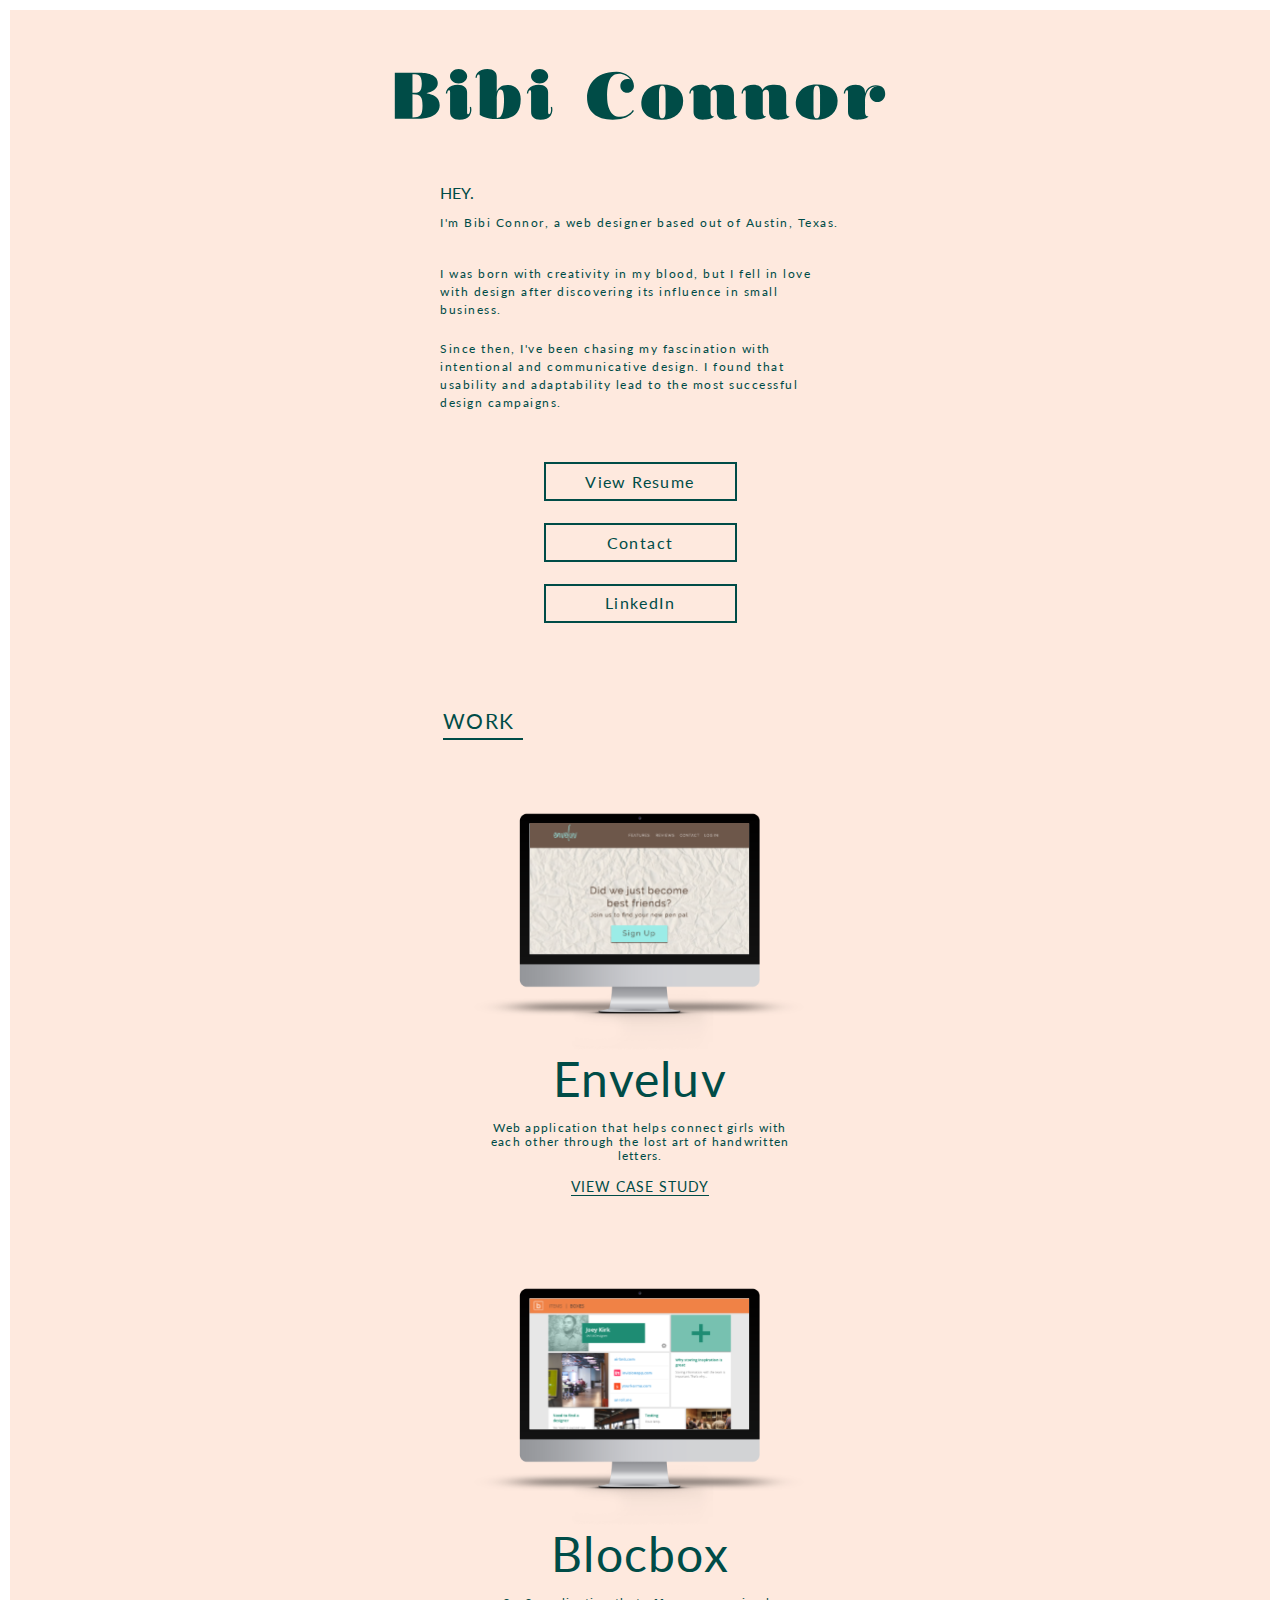
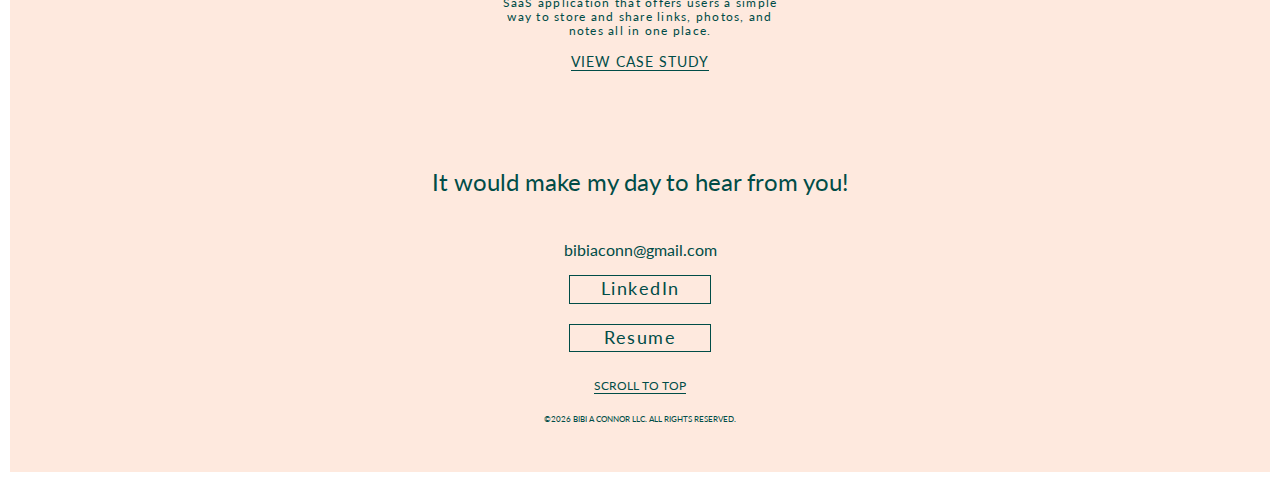
<file: main.html>
<!DOCTYPE html>
<html>
  <head>
    <meta charset="utf-8">
    <meta name="viewport" content="width=device-width, initial-scale = 1.0, maximum-scale=1.0, user-scalable=no" />
    <link rel="stylesheet" type="text/css" href="normalize.css">
    <link rel="stylesheet" href="main.css">
    <link href="https://fonts.googleapis.com/css?family=Lato:100,300,400,900" rel="stylesheet">
    <title>Bibi Connor</title>
  </head>
  <body>

    <a name="top"></a>

  <header id="section1">
      <div id="logo">
      <object data="images/portfolio-logo.svg" type="image/svg+xml"></object>
      </div>
  </header>

  <section id="section2">


      <div id="hero">

        <div id="about">
          <h4>HEY.</h4>
          <p>I'm Bibi Connor, a web designer based out of Austin, Texas.</p>
          <p>I was born with creativity in my blood, but I fell in love with design after discovering its influence in small business.</p>
          <p>Since then, I've been chasing my fascination with intentional and communicative design. I found that usability and adaptability lead to the most successful design campaigns.</p>
        </div>

        <div id="nav">
           <ul>
             <li><a href="#"><div>View Resume</div></a></li>
             <li><a href="#"><div>Contact</div></a></li>
             <li><a href="https://www.linkedin.com/in/bibi-connor/"><div>LinkedIn</div></a></li>
           </ul>
      </div>
    </div>
  </section>


  <section id="section3">
      <div id="projects">
        <div id="work">
        <h3>WORK</h3>
      </div>
        <div id="enveluv">
          <object class="enveluv-wrapper" data="images/enveluv-wrapper.svg" type="image/svg+xml"></object>
          <h2>Enveluv</h2>
          <div id="project-para-div">
          <p>Web application that helps connect girls with each other through the lost art of handwritten letters.</p>
        </div>
          <a id="view-case-study" href="enveluv.html">VIEW CASE STUDY</a>
      </div>


        <div id="blocbox">
          <object class="blocbox-wrapper" data="images/blocbox-wrapper.svg" type="image/svg+xml"></object>
          <h2>Blocbox</h2>
          <div id="project-para-div">
          <p>SaaS application that offers users a simple way to store and share links, photos, and notes all in one place.</p>
        </div>
          <a id="view-case-study" href="blocbox.html">VIEW CASE STUDY</a>
        </div>

      </div>
    </section>

    <section id="section4">
      <footer>

     <h3>It would make my day to hear from you!</h3>
     <h4>bibiaconn@gmail.com</h4>
      <ul>
       <li><a href="https://www.linkedin.com/in/bibi-connor/"><div class="footer-contact">LinkedIn</div></a></li>
       <li><a href="#"><div class="footer-contact">Resume</div></a></li>
      </ul>
     <a id="scroll" href="#top">SCROLL TO TOP</a>

     <h5>&copy;<script>document.write(new Date().getFullYear())</script> BIBI A CONNOR LLC. ALL RIGHTS RESERVED.</h5>


      </footer>
    </section>
    <script src="jquery-3.3.1.min.js"></script>
    <script src="script.js"></script>
  </body>
</html>
</file>
<file: style.css>
* {
  margin: 0;
  padding: 0;
}

html {
  width: 100%;
  height: auto;
  text-align: center;
  overflow-x: hidden;
}

body{
  border: 10px solid #FFFFFF;
  background-color: #FEE9DE;
  font-size: 16px;
  color: #004C47;
  font-family: 'Lato', sans-serif;
  font-weight: 400;
  height: auto;
}


object {
  display: block;
  width: 100%;
  height: auto;
}

a {
color: #004C47;
text-decoration: none;
outline: 0;
}

a:visited {
  color: #004C47;
  text-decoration: none;
  font-weight: lighter;
  outline: 0;
}

#content {
  width: 64%;
  margin-left: auto;
  margin-right: auto;
}

#logo {
  width: 40%;
  height: 4.136%;
  margin: 8% auto;
}

#about {
  text-align: left;
  color: #005B4B;
  margin-bottom: 13%;
  margin-top: 20%;
}

#about h4 {
  font-size: 4.5vw;
  font-weight: 400;
  margin-bottom: 5%;
}

#about p {
  font-weight: 400;
  font-size: 2.6vw;
  line-height: 3.73vw;
  margin-bottom: 4%;
  letter-spacing: .4vw;
}

#nav {
  margin-bottom: 26.6%;
}


#nav li {
  margin-left: auto;
  margin-right: auto;
  border: 0.125em solid #004C47;
  list-style-type: none;
  width: 55.5%;
  height: 4.5%;
  padding-top: .45vh;
  margin-bottom: 5.3%;
  font-size: 3.73vw;
}

#nav li:hover {
  -webkit-transform: scale(1.1);
  -ms-transform: scale(1.1);
  transform: scale(1.1);
  box-shadow:
               1px 1px #004C47,
               2px 2px #004C47,
               3px 3px #004C47;
       -webkit-transform: translateX(-3px);
       transform: translateX(-3px);
}

#nav a {
  display: block;
  padding-bottom: .7vh;
  font-weight: 400;
}

#projects {
  margin-bottom: 26.6%;
}

#enveluv {
  margin-bottom: 10.6%;
}


#projects h3 {
  width: 22%;
  padding-bottom: 1.06%;
  text-align: left;
  font-size: 3.73vw;
  font-weight: 400;
  border-bottom: 1.5px solid #004C47;
  margin-bottom: 2.3vh;
}

#projects h2 {
  text-align: left;
  margin-top: -5.3%;
  font-size: 6.4vw;
  font-weight: 400;
  margin-bottom: 2.3%;
}

#projects p {
  text-align: left;
  font-size: 2.6vw;
  letter-spacing: .32vw;
  line-height: 1.25em;
  margin-bottom: 6.4%;
}

#view-case-study {
  width: 100%;
  text-align: left;
}

#projects a {
  display: block;
  text-align: left;
  width: 37.75%;
  font-size: 2.6vw;
  padding-bottom: .2vh;
  border-bottom: .09vh solid #004C47;
}




footer {
  width: 68.06%;
  margin-left: auto;
  margin-right: auto;
  margin-bottom: 10.6%;
  height: auto;
}

footer h3 {
  font-size: 3.73vw;
  margin-bottom: 8%;
  font-weight: 400;
  width: 100%;
  margin-left: auto;
  margin-right: auto;
}

footer h4 {
  font-size: 2.6vw;
  margin-bottom: 6%;
  font-weight: 400;
}


footer ul {
  margin-bottom: 10%;
}


footer li {
  margin-left: auto;
  margin-right: auto;
  border: 0.125em solid #004C47;
  list-style-type: none;
  width: 31%;
  height: 4.5%;
  padding-top: .34vh;
  padding-bottom: .3vh;
  margin-bottom: 5.3%;
  font-size: 2.5vw;
}


footer li:hover {
  -webkit-transform: scale(1.1);
  -ms-transform: scale(1.1);
  transform: scale(1.1);
  box-shadow:
               1px 1px #004C47,
               2px 2px #004C47,
               3px 3px #004C47;
       -webkit-transform: translateX(-3px);
       transform: translateX(-3px);
}

#scroll {
 font-size: 2.6vw;
 border-bottom: .05vh solid #004C47;
 letter-spacing: .75vw;
}

footer h5 {
  font-size: 2.5vw;
  font-weight: 300;
   margin-top: 10.6%;
}


@media(min-width: 640px) {

  #logo {
    margin-top: 6.25%;
    width: 39.0625%;
    height: 4.04%;
  }

  #about {
    margin-bottom: 15%;
  }

  #about h4 {
    font-size: 3.75vw;
  }

  #about p {
    font-size: 1.875vw;
    margin-bottom: 6.25%;
    line-height: 1.6em;
  }

  #nav li {
    font-size: 2.8125vw;
    width: 43%;
    border: 0.130 solid #004C47;
  }

  #projects h2 {
    text-align: center;
    font-size: 7.5vw;
  }


  #projects p {
    text-align: center;
    font-size: 1.875vw;
  }

  #view-case-study {
    margin-top: -3%;
    margin-left: auto;
    margin-right: auto;

  }

  #projects a {
    font-size: 2.1875vw;
    text-align: center;
    width: 31%;
  }

  footer {
    margin-bottom: 7.8125%;
    overflow-y: hidden;
  }

  footer li {
    border: 0.10em solid #004C47;
  }

  footer h5 {
    font-size: 1.875vw;
  }

  #scroll {
    font-size: 1.875vw;
  }

}


@media(min-width: 1440px) {


  #logo {
    width: 24.305%;
    height: 2.5%;
    margin-top: 4.86%;
  }

  #about h4 {
    font-size: 2.36vw;
  }

  #about p {
    font-size: 1.25vw;
    margin-bottom: 3%;
    line-height: 1.4em;
    letter-spacing: 0.125vw;
  }

  #nav ul {
    text-align: center;

  }

  #nav li {
    display: inline-block;
    font-size: 1.6vw;
    width: 22%;
    float: none;
  }

  #nav li:nth-child(2) {
    margin-left: 2.5%;
    margin-right: 2.5%;
  }

  #projects {
    margin-top: -13.8%;
  }

  #enveluv {
    margin-bottom: 15%;
  }

  #projects h3 {
    font-size: 2vw;
    width: 12%;
    border-bottom: .25vh solid #004C47;
    margin-bottom: 8%;
  }

  #projects h2 {
    font-size: 4.4vw;
    letter-spacing: .6vw;
  }

  #projects p {
    font-size: 1.25vw;

  }

  #projects a {
    font-size: 1.6vw;
    width: 28%;
    border-bottom: .1vh solid #004C47;
    letter-spacing: .25vw;
    margin-top: 2%;
  }

  footer h3 {
    font-size: 2.5vw;
    letter-spacing: 0.25vw;
  }

  footer h4 {
    font-size: 1.6vw;
  }

  footer li {
    width: 17%;
    font-size: 1.4vw;
    margin-bottom: 2.7%;
  }

  #scroll {
    font-size: 1.3vw;
  }

  footer h5 {
    font-size: 1.25vw;
    margin-top: 6%;

  }



}
</file>
<file: enveluv.css>
* {
  margin: 0;
  padding: 0;
}

html {
  width: 100%;
  height: auto;
  text-align: center;
  overflow-x: hidden;
}

body {
  border: 10px solid #FFFFFF;
  background-color: #F8DACB;
  font-size: 16px;
  color: #004C47;
  font-family: 'Lato', sans-serif;
  font-weight: 400;
  height: auto;
}



object {
  display: block;
  width: 100%;
  height: auto;
}

a {
  color: inherit;
}

#logo {
  width: 40%;
  height: 15.51%;
}

#enveluv-logo {
  width: 26.6%;
  height: 19.26%;
  margin-left: auto;
  margin-right: auto;
}


#home {
  width: 16.73%;
  height: 3%;
  border: none;
  background-color: #F8DACB;
  float: left;
  margin-top: 1%;
  padding-left: 2.6%;
  outline: none;
}

#logo {
  width: 40%;
  height: 4.136%;
  margin: 8% auto;
}

#hero ul {
  margin-left: auto;
  margin-right: auto;
  width: 100%;
  font-size: 3.2vw;
  list-style-type: none;
  font-weight: 400;
  margin-bottom: 16%;
  line-height: 1.6em;
  letter-spacing: 0.119em;
  color: #004C47;
}

#list-label {
  font-size: 2.6vw;
  margin-bottom: 5%;
}



#case-study-content {
  width: 64%;
  margin-left: auto;
  margin-right: auto;
  text-align: left;
}

#case-study-content h4 {
  font-weight: 400;
  font-size: 3.2vw;
  line-height: 3.73vw;
  margin-bottom: 2.5vw;
  letter-spacing: 0.48vw;
  color: #004C47;
}

#case-study-content p {
  font-weight: 300;
  color: #004C47;
  font-size: 2.6vw;
  line-height: 3.73vw;
  letter-spacing: 0.26vw;
  margin-bottom: 6%;
}

.view-prototype {
  text-align: center;
  margin: 8% auto 16% auto;
  width: 87%;
  background-color: #004C47;
  color: #F8DACB;
  margin-left: auto;
  margin-right: auto;
}

.view-prototype a {
  display: inline-block;
  padding-top: 0.7em;
  padding-bottom: 0.7em;
  font-size: 0.750em;
  text-decoration: none;
  font-weight: lighter;
  letter-spacing: .5vw;
}

.img1 {
  width: 83%;
  margin-left: auto;
  margin-right: auto;
  margin-top: -7.75%;
}

#img1-bottom {
  margin-top: -21%;

}


#view-prototype-top {
  margin-bottom: 23%;
}

.para {
  margin-bottom: 12.5%;
}

.box-container {
  width: 90%;
  margin-left: auto;
  margin-right: auto;
  margin-bottom: 8%;
}

#box-para {
  width: 64%;
  font-weight: 300;
  color: #004C47;
  font-size: 2.6vw;
  line-height: 3.73vw;
  letter-spacing: 0.26vw;
  margin-bottom: 8%;
  margin-left: auto;
  margin-right: auto;
  text-align: left;
}


.box {
  display: table-cell;
  vertical-align: middle;
  text-align: center;
  width: 26vw;
  height: 26vw;
  border: 0.8vw solid #004C47;
  background-color: #FEE9DE;
  color: #004C47;
  letter-spacing: 0.293vw;
  line-height: 4.26vw;
}

.box h4 {
  font-size: 6.4vw;
  font-weight: 300;
  padding-top: 0.9vw;
  padding-bottom: 1.5vw;
}

.box h5 {
  font-size: 4.8vw;
  font-weight: 300;
  padding-top: 0.9vw;
}

.box p {
  font-size: 2.9vw;
  margin-top: auto;
  margin-bottom: auto;
  padding: 0 1.5vw 0 1.5vw;
  font-weight: 400;

}

#table1 table {
  margin-left: auto;
  margin-right: auto;
  border-spacing: 2vw 0;
}

#table2 table {
  margin-left: auto;
  margin-right: auto;
  border-spacing: 4vw 0;
}

#and {
  text-align: center;
  font-size: 6vw;
  margin-left: auto;
  margin-right: auto;
  color: #004C47;
  font-weight: 400;
}



.section-end {
  margin-bottom: 18%;
}

.img-end {
  margin-bottom: 9%;
}

footer {
  margin-top: 26%;
  height: auto;
  margin-bottom: 13.3%;
  color: #005B4B;
  overflow-y: hidden;
}


footer h3 {
  font-size: 3.73vw;
  margin-bottom: 8%;
  font-weight: 400;
  width: 100%;
  margin-left: auto;
  margin-right: auto;
}

footer h4 {
  font-size: 2.6vw;
  margin-bottom: 6%;
  font-weight: 400;
}


footer ul {
  margin-bottom: 10%;
}


footer li {
  margin-left: auto;
  margin-right: auto;
  border: 0.125em solid #004C47;
  list-style-type: none;
  width: 25%;
  height: 4.5%;
  padding-top: .34vh;
  padding-bottom: .3vh;
  margin-bottom: 5.3%;
  font-size: 2.5vw;
}


footer li:hover {
  -webkit-transform: scale(1.1);
  -ms-transform: scale(1.1);
  transform: scale(1.1);
  box-shadow:
               1px 1px #004C47,
               2px 2px #004C47,
               3px 3px #004C47;
       -webkit-transform: translateX(-3px);
       transform: translateX(-3px);
}

footer a {
  text-decoration: none;
}

#scroll {
 font-size: 2.6vw;
 border-bottom: .05vh solid #004C47;
 letter-spacing: .75vw;
}

footer h5 {
  font-size: 2.5vw;
  font-weight: 300;
   margin-top: 10.6%;
}





/*Mobile*/

#img-mobile {
 display: block;
}


/*Medium*/

#img-medium {
 display: none;
}

/*Full*/

#img-full {
  display: none;
}


@media(min-width: 640px) {


  #logo {
      width: 39.0625%;
      height: 2.5%;
      margin-top: 4.86%;
  }

  #home {
    width: 11.7%;
    height: 1.875%;
    margin-top: 2%;
  }

  #enveluv-logo {
    margin-bottom: 7.8%;
  }

  #case-study-content {
    width: 62.8125%;
  }

  #list-label {
    font-size: 2vw;
    margin-bottom: 9%;
  }

  #hero ul {
    width: 100%;
    margin-top: -6%;
    margin-bottom: 19.6%;
    font-size: 2.5vw;
    line-height: 1.6em;
  }


  #case-study-content h4 {
    font-size: 3vw;
  }


  #case-study-content p {
    font-size: 1.875vw;
    letter-spacing: .075em;
  }

  #box-para p {
    font-size: 1.875vw;
    letter-spacing: .075em;
  }

  .view-prototype {
      width: 74%;
  }

  .view-prototype a {
    font-size:1.2em;
  }

  #view-prototype-bottom {
    margin-bottom: 15.625%;
  }

  footer {
    margin-bottom: 7.8125%;
  }

  footer ul {
    margin-bottom: 3.5%;
    }

    footer li {
      width: 23.43%;
      border: 0.10em solid #004C47;
      margin-bottom: 1.5%;
    }

    footer h5 {
      font-size: 1.875vw;
    }

  footer li {
    width: 23.43%;
    border: 0.10em solid #004C47;
    margin-bottom: 1.5%;
  }

  footer h5 {
    font-size: 1.875vw;
  }

  #scroll {
    font-size: 1.875vw;
  }

  /*Mobile*/

  #img-mobile {
   display: none;
  }


  /*Medium*/

  #img-medium {
   display: block;
  }

  /*Full*/

  #img-full {
   display: none;
  }
}

@media(min-width: 1440px) {


 #case-study-content{
   margin-top: 5.94%;
    width: 62.569%;
 }

  #desktop{
   width: 85.47%;
   margin-left: auto;
   margin-right: auto;
   margin-bottom: 3%;
   }

 .line-separator1 {
   width: 45vw;
   border-bottom: 0.20vw solid #004C47;
   margin-right: auto;
   margin-left: auto;
   margin-bottom: 4%;

 }

 .line-separator2 {
   width: 45vw;
   border-bottom: 0.20vw solid #004C47;
   margin-right: auto;
   margin-left: auto;
   margin-bottom: 9%;
   margin-top: -6.9%;

 }

 .line-separator3 {
   width: 45vw;
   border-bottom: 0.20vw solid #004C47;
   margin-right: auto;
   margin-left: auto;
   margin-bottom: 30%;
   margin-top: -25%;
   }

 .line-separator4 {
   width: 45vw;
   border-bottom: 0.20vw solid #004C47;
   margin-right: auto;
   margin-left: auto;
   margin-bottom: 8%;
   margin-top: -7%;

 }

 .line-separator5 {
   width: 45vw;
   border-bottom: 0.20vw solid #004C47;
   margin-right: auto;
   margin-left: auto;
   margin-bottom: 8%;
   margin-top: -6.75%;

 }

 .line-separator6 {
   width: 45vw;
   border-bottom: 0.20vw solid #004C47;
   margin-right: auto;
   margin-left: auto;
   margin-bottom: 8%;
   margin-top: -14.75%;
 }

 .line-separator7 {
   width: 45vw;
   border-bottom: 0.20vw solid #004C47;
   margin-right: auto;
   margin-left: auto;
   margin-bottom: 28%;
   margin-top: -9%;
 }




 #logo {
 width: 24.305%;
 height: 2.5%;
 }

 #home {
   width: 10.2%;
   height: 1.5%;
   margin-top: 1.15%;
 }

 #enveluv-logo {
   width: 14.4%;
   height: 10.4%;
 }


 #list-label {
   font-size: 1.2vw;
 }

#hero ul {
 line-height:.875em;
   margin-top: -6.5%;
   margin-bottom: 6.9%;
 }

 #hero li {
   font-size: 1.25vw;
 }

 #case-study-content h4 {
   font-size: 1.6vw;
 }

 #case-study-content p {
   font-size: 1.25vw;
   line-height: 1.75em;
 }

 .view-prototype {
   width: 42.4%;
   height: 3.125em;
 }

 .view-prototype a {
   font-size: 1.5em;
   padding-top: 0.45em;
 }

 .box {
   width: 18vw;
   height: 18vw;
   border: 0.5vw solid #004C47;
 }

 .box p {
   line-height: 3.5vh;
   font-size: 1.6vw;
 }

 .box h4 {
   font-size: 3.3vw;
   line-height: 2.5vh;
 }

 .box h5 {
   font-size: 2.5vw;
   line-height: 2.5vh;
 }

 #box-para p{
   font-size: 1.25vw;
   line-height: 1.75em;
 }

 #and {
   font-size: 4.6vw;
 }

 footer {
   margin-top: 13.8%;
 }



 footer h3 {
   font-size: 2.5vw;
   letter-spacing: 0.25vw;
 }


 footer li {
     width: 12%;
     font-size: 1.4vw;
 }

 #scroll {
   font-size: 1.3vw;
 }

 footer h5 {
   font-size: 1.25vw;
   margin-top: 6%;
 }


 /*Mobile*/

 #img-mobile {
  display: none;
 }


 /*Medium*/

 #img-medium {
  display: none;
 }

 /*Full*/

 #img-full {
   display: block;
 }

}



@media(min-width: 1680px) {
  #container {
    width: 80%;
    margin: 0 auto;
  }

  .box-container {
    width: 100%;
  }


  .view-prototype {
    width: 50%;
  }

  .box {
    width: 18vw;
    height: 18vw;
  }

  .box p {
    line-height: 3.5vh;
    font-size: 1.6vw;
  }

  .box h4 {
    font-size: 3.3vw;
    line-height: 2.5vh;
  }

  .box h5 {
    font-size: 2.5vw;
    line-height: 2.5vh;
  }

}


@media(min-width: 2560px) {
  #container {
    width: 80%;
    margin: 0 auto;
  }

  .box {
    width: 18vw;
    height: 18vw;
  }

  .box p {
    line-height: 5.5vh;
    font-size: 1.6vw;
  }

  .box h4 {
    font-size: 3.3vw;
    line-height: 2.5vh;
  }

  .box h5 {
    font-size: 2.5vw;
    line-height: 2.5vh;
  }


  .view-prototype {
    width: 35%;
  }


}
</file>
<file: main.css>
* {
  margin: 0;
  padding: 0;
}

html {
  width: 100%;
  height: auto;
  text-align: center;
  overflow-x: hidden;
}

body{
  border: 10px solid #FFFFFF;
  background-color: #FEE9DE;
  font-size: 16px;
  color: #004C47;
  font-family: 'Lato', sans-serif;
  font-weight: 400;
}


object {
  display: block;
  width: 100%;
  height: auto;
}

a {
color: #004C47;
text-decoration: none;
outline: 0;
}

a:visited {
  color: #004C47;
  text-decoration: none;
  font-weight: lighter;
  outline: 0;
}

#logo {
  display: inline-block;
  width: 40%;
  height: 4.14%;
  margin-top: 8%;
  text-align: center;
}

#hero {
  width: 64%;
  margin-left: auto;
  margin-right: auto;
  margin-top: 3.781em;
}

#about {
  display: inline-block;
  text-align: left;
}

#about h4 {
  font-weight: 400;
}

#hero p {
  font-size: 0.750em;
  letter-spacing: 1.5px;
  line-height: 0.875em;
}

#hero p:nth-child(2) {
  line-height: 0.875em;
  margin-top: 1.063em;
  margin-bottom: 1em;
  line-height: 1.5em;
}

#hero p:nth-child(3) {
  margin-bottom: 1em;
  line-height: 1.5em;
}

#hero p:nth-child(4) {
  line-height: 1.5em;
}

#nav {
margin-top: 2.5em;
margin-bottom: 5.25em;
}

#nav li {
  margin-left: auto;
  margin-right: auto;
  text-decoration: none;
  list-style-type: none;
  margin-top: 1.25em;
}

#nav a {
  font-size: 0.875em;

}

#nav div {
  width: 9.063em;
  height: 1.875em;
  display: table-cell;
  vertical-align: middle;
  border: 0.125em solid #004C47;
  font-size: 0.875em;
  letter-spacing: 1.4px;
}

#nav div:hover{
  -webkit-transform: scale(1.1);
  -ms-transform: scale(1.1);
  transform: scale(1.1);
  box-shadow:
               1px 1px #004C47,
               2px 2px #004C47,
               3px 3px #004C47;
       -webkit-transform: translateX(-3px);
       transform: translateX(-3px);
}

#projects {
  width: 72.53%;
  margin-left: auto;
  margin-right: auto;
  margin-bottom: 6.125em;
}

#enveluv {
  margin-bottom: 3.75em;
}

#work h3{
  text-align: left;
  display: block;
  border-bottom: 0.125em solid #004C47;
  width: 14.13%;
  height: 5.07%;
  margin-left: 1em;
  letter-spacing: 1.25px;
  font-size: 0.875em;
  font-weight: 400;
  padding-right: 1em;
  margin-bottom: 1.188em;
  padding-bottom: 0.25em;
}

#projects object{
  margin-bottom: -1.25em;
}

#projects h2 {
  font-size: 1.5em;
  font-weight: 400;
  letter-spacing: 1.25px;
  text-align: left;
  padding-left: 1.063em;
  margin-bottom: .75em;
}

#projects p {
  width: 78.66%;
  font-size: 0.625em;
  text-align: left;
  margin-left: 2.65em;
  letter-spacing: 1.25px;
  margin-bottom: 1.188em;
}


#view-case-study{
  font-size: 0.625em;
  margin-left: -40.13%;
  border-bottom: .5px solid #004C47;
  letter-spacing: 1px;
}

footer {
  margin-left: auto;
  margin-right: auto;
  margin-bottom: 3em;
  width: 65.07%;
}

footer h3 {
  font-size: 0.875em;
  font-weight: 400;
  margin-bottom: 1.875em
}

footer h4 {
  font-size: 0.625em;
  font-weight: 400;
}

footer div {
  margin: 0 auto 0 auto;
  border: 1px solid #004C47;
  width: 26.67%;

}

footer li {
  list-style-type: none;
  margin-top: 1em;
}

footer ul {
  margin-bottom: 1.875em;
}

.footer-contact {
    font-size: 0.625em;
    font-weight: 400;
    width: 7.950em;
    height: 1.5em;
    border: 1px solid #004C47;
    display: table-cell;
    vertical-align: middle;
    letter-spacing: 1.5px;
}

.footer-contact:hover{
  -webkit-transform: scale(1.1);
  -ms-transform: scale(1.1);
  transform: scale(1.1);
  box-shadow:
               1px 1px #004C47,
               2px 2px #004C47,
               3px 3px #004C47;
       -webkit-transform: translateX(-3px);
       transform: translateX(-3px);
}


footer h5 {
  font-size: 0.525em;
  font-weight: 400;
  margin-bottom: 2.500em;
  margin-top: 3.5em;
}

#scroll {
  font-size: 0.625em;
  border-bottom: .5px solid #004C47;
}


@media(min-width: 640px) {

    #logo {
      width: 39.06%;
      height: 4.04%;
      margin-top: 4.7%;
    }

    #hero {
      width: 25em;
    }

    #about {
      width: 25em;
      line-height: 1.063em;
    }

    #about p:nth-child(2){
      margin-bottom: 2.750em;
    }

    #about p:nth-child(3){
      margin-bottom: 1.750em;
    }

    #nav {
      margin-top: 3.125em;
    }

    #nav div {
      width: 12em;
      height: 2.25em;
      font-size: 1.125em;
      border: 2px solid #004C47;
    }

    #work  {
      font-size: 1.5em;
      margin-left: -.75em;
    }



    #projects {
        width: 25em;
    }

    #enveluv {
        width: 100%;
    }

    #projects object {
      margin-top: 2.5em;
      width: 100%;
      margin-left: auto;
      margin-right: auto;
    }

    #enveluv {
      width: 25em;
      text-align: center;
    }

    #projects h2 {
      padding-left: 0;
      font-size: 3em;
      text-align: center;
    }

    #projects p {
      width: 25em;
      font-size: 0.750em;
      text-align: center;
      margin-left: 3.5em;
      margin-top: -1.75em;
    }

    #project-para-div {
      margin-left: auto;
      margin-right: auto;
      text-align: center;
      margin-left: .5em;
    }

    #view-case-study {
      text-align: center;
      margin-left: 0;
      font-size: 0.875em;
    }

    footer {
      margin-bottom: 3em;
    }

    footer h3 {
      font-size: 1.5em;
    }

    footer h4 {
      font-size: 1em;
      margin-bottom: .75em;
    }

    footer a {
      font-size: 1.75em;
    }

    footer ul {
      margin-bottom: 1.2em;
    }

    footer h5 {
      margin-top: 2.5em;

    }

    #scroll {
      margin-top: 1.25em;
      font-size: 0.750em;
    }
  }

  @media(min-width: 1440px) {
    #logo {
      width: 24.305%;
      height: 2.5%;
      margin-top: 4.86%;
      margin-left: auto;
      margin-right: auto;
    }

    #hero {
      width: 56.250em;
      height: 26.375em;
      margin-bottom: 12.500em;
    }

    #about {
      margin-top: 11.488em;
      width: 56.250em;
      height: 26.375em;
    }

    #about h4 {
      font-size: 2.125em;
      margin-bottom: 3.063em;
    }

    #about p {
      font-size: 1.125em;
    }

    #about p:nth-child(3) {
      margin-top: -1em;
    }

    #about p:nth-child(4) {
      margin-top: -.75em;
    }


    #nav {
      display: table;
      margin: 0 auto;
      margin-left: auto;
      margin-right: auto;
      font-size: 1.5em;
    }

    #nav ul {
      margin-left: auto;
      margin-right: auto;
    }

    #nav div {
      width: 9em;
      height: 1.5em;
      border: 0.125em solid #004C47;
    }

    #nav li {
      display: inline;
      margin-right: 0.9375em;
      margin-left: 0.9375em;
    }


    #nav a {
    }

    #work {
      font-size: 2.250em;
      margin-left: -1.5em;

    }



    #projects {
      margin-top: 26.5em;
      width: 53.125em;
      height: 110.188em;
    }

    #projects object {
      width: 50em;
      height: 47.250em;
  }

  #enveluv {
    width: 50.000em;
    margin-top: -2.73em;
    margin-left: auto;
    margin-right: auto;
  }

  #blocbox {
    width: 50.000em;
    margin-left: auto;
    margin-right: auto;
  }

  #projects h2 {
    font-size: 4em;
    margin-top: -2.25em;
  }

  #project-para-div {
    margin-left: 0;
  }


  #projects p{
    width: 40em;
    margin-left: auto;
    margin-right: auto;
    font-size: 1.125em;
    margin-bottom: 4.313em;
  }

  #view-case-study {
    font-size: 1.5em;
    border-bottom: 0.094em solid #004C47;
  }

  footer {
    margin-left: auto;
    margin-right: auto;
    margin-top: 16.5em;
    margin-bottom: 6.250em;
    width: 50em;
  }

  footer h3 {
    font-size: 2.250em;
    letter-spacing: 0.125em;
  }

  footer h4 {
    font-size: 1.5em;
    margin-bottom: 1.75em;
  }

  footer li{
    font-size: 1.5em;
  }

  footer ul {
    margin-bottom: 4.188em;
  }

  .footer-contact {
    border: 0.125em solid #004C47;
  }

  #scroll {
    font-size: 1.5em;
    letter-spacing: 0.425em;
  }

  footer h5 {
    margin-top: 4.188em;
    font-size: 1.125em;
  }
}
</file>
